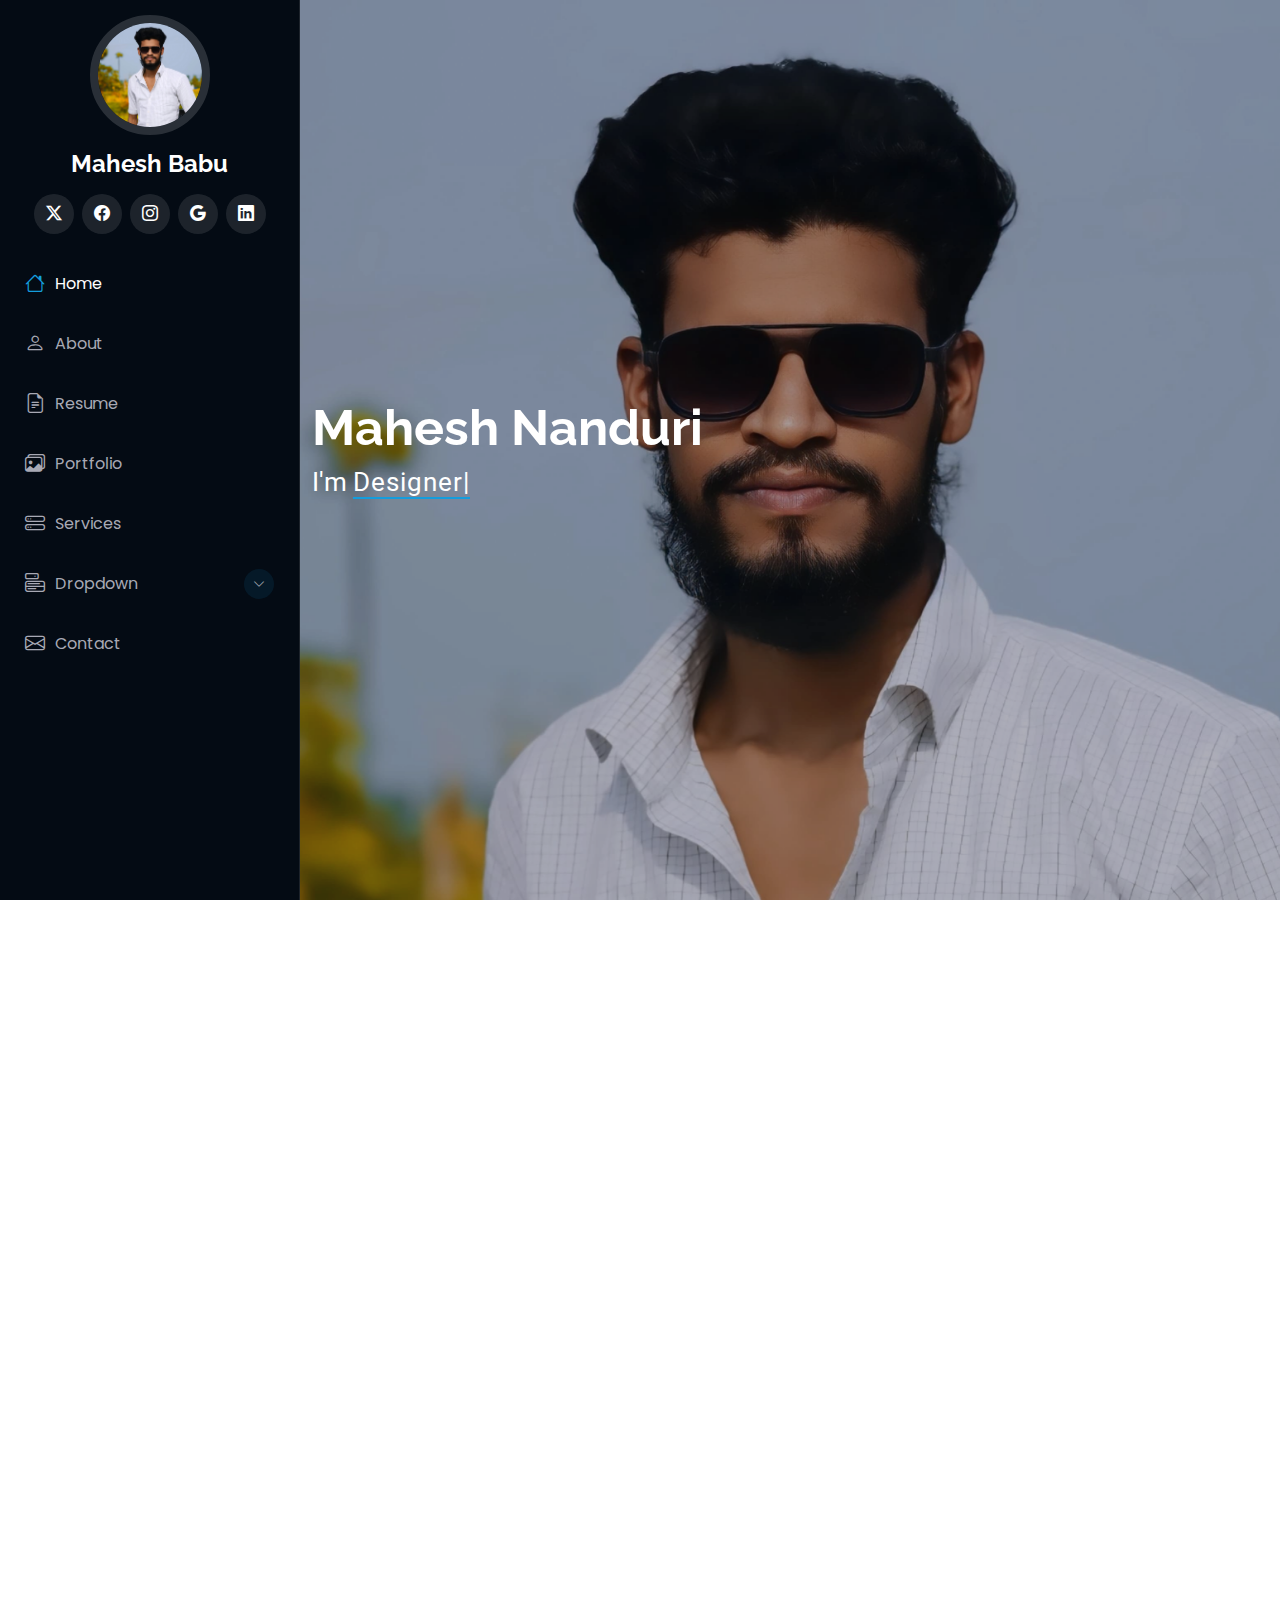
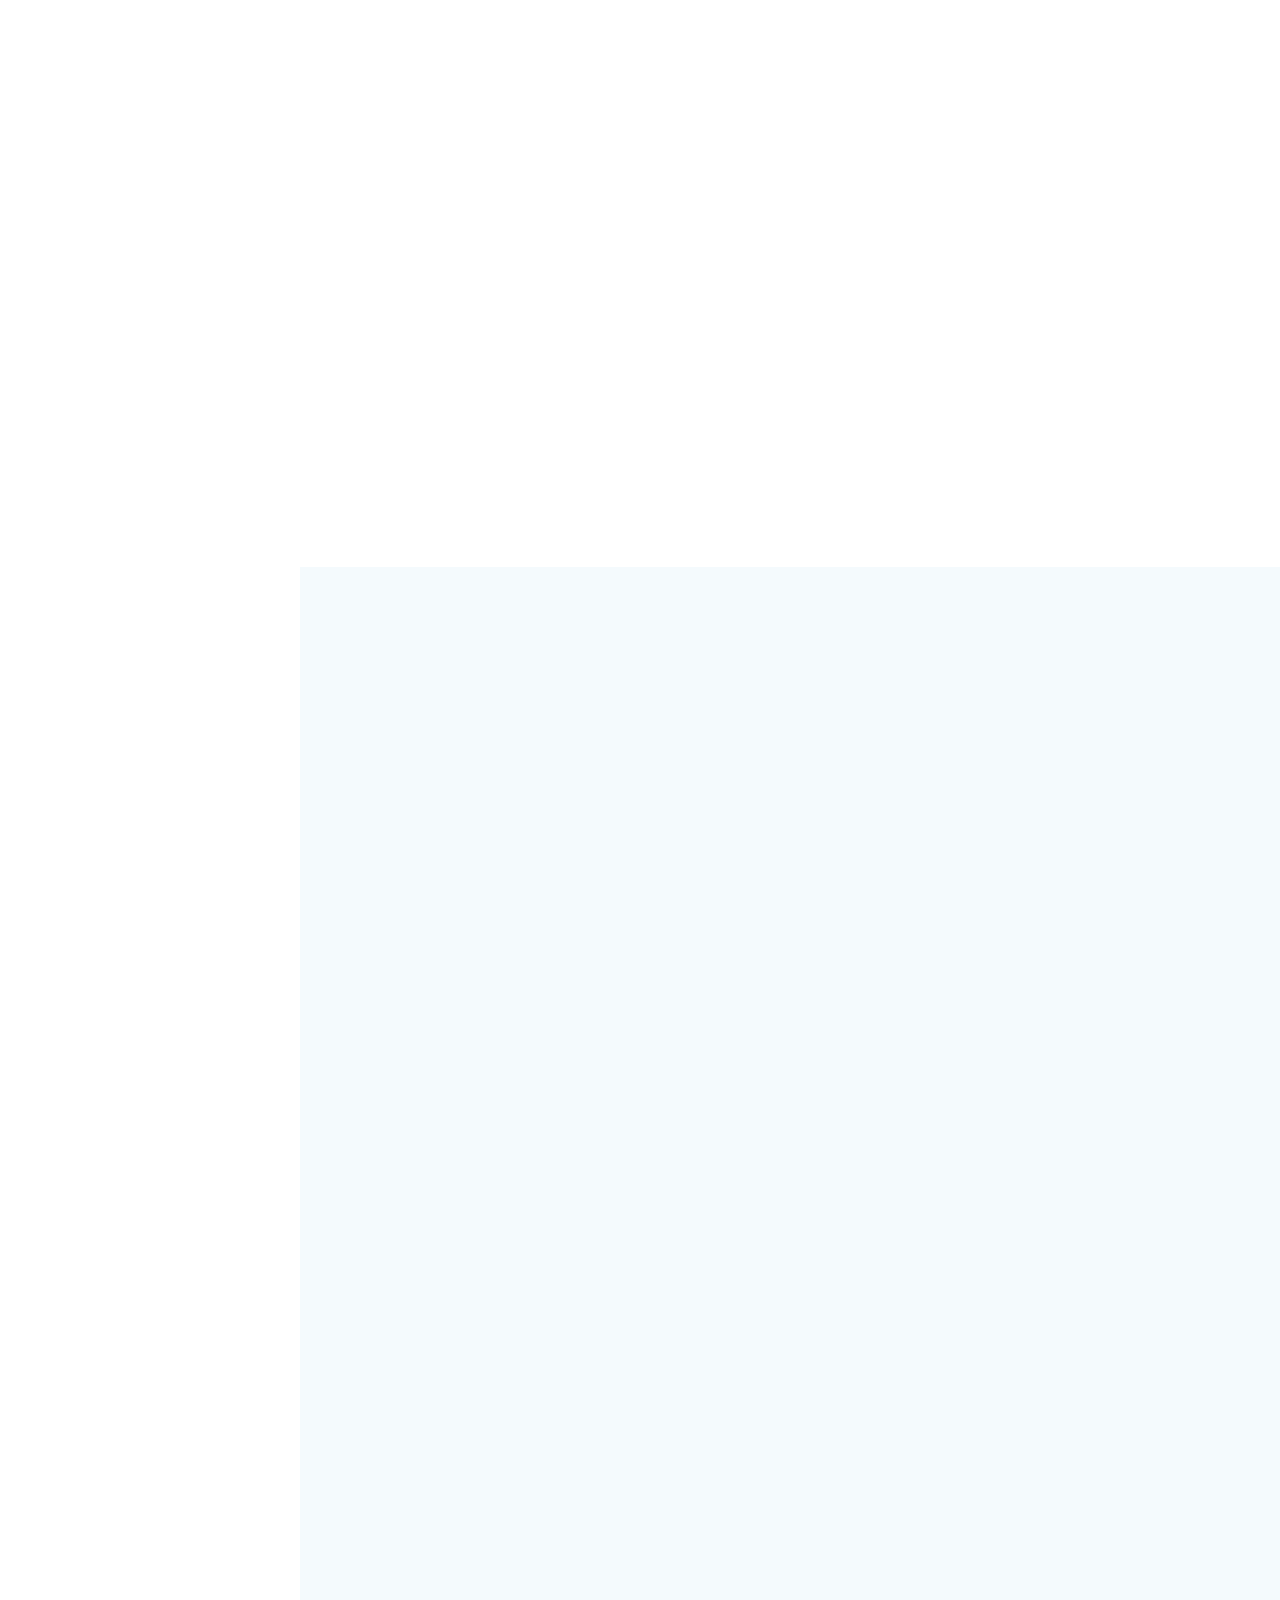
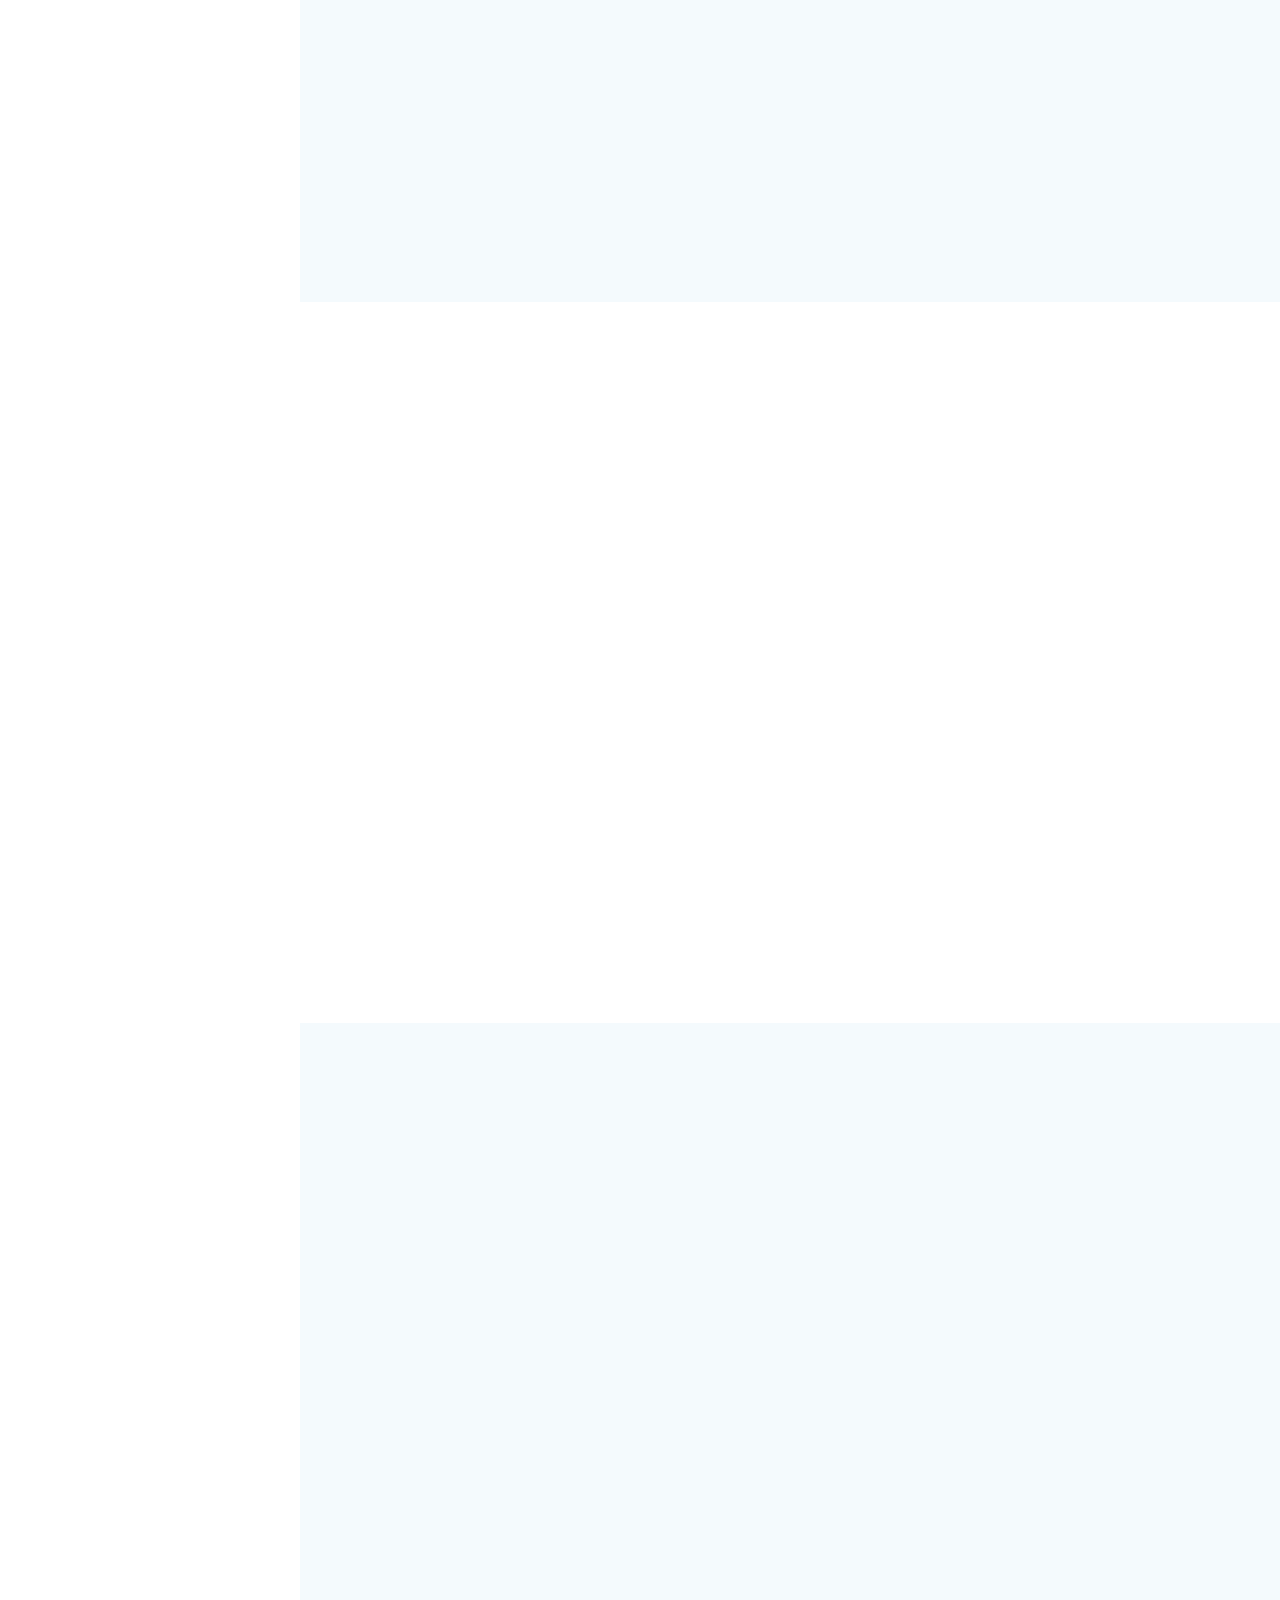
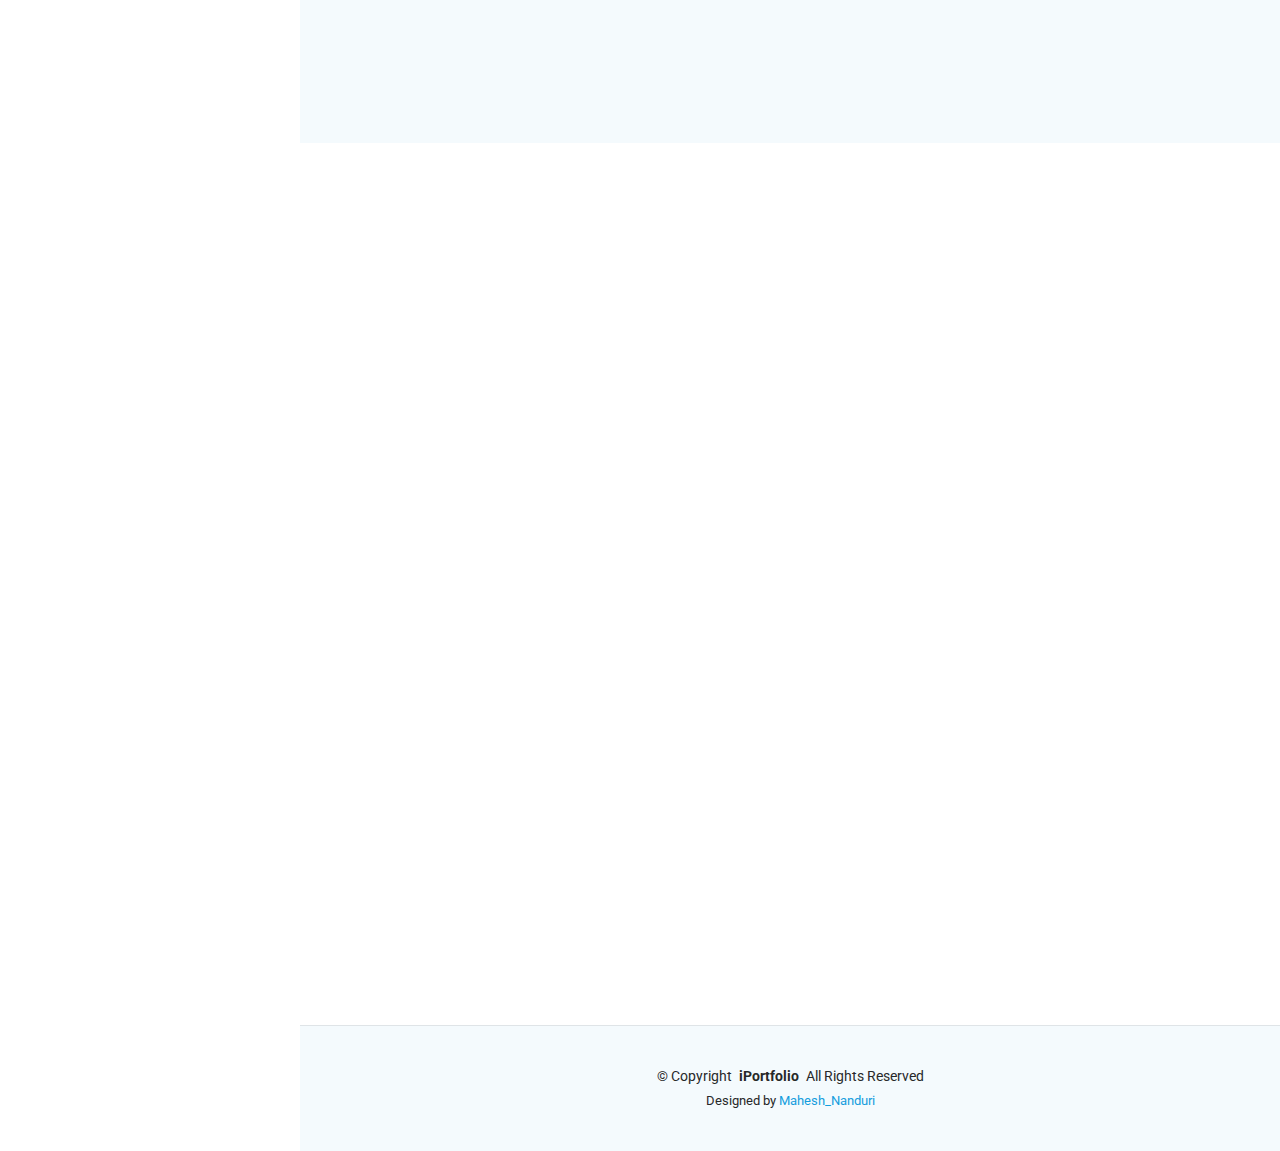
<file: iPortfolio-1.0.0/index.html>
<!DOCTYPE html>
<html lang="en">

<head>
  <meta charset="utf-8">
  <meta content="width=device-width, initial-scale=1.0" name="viewport">
  <title>Mahesh Nanduri Portfolio</title>
  <meta content="" name="description">
  <meta content="" name="keywords">
 

  <!-- Favicons -->
  <link rel="shortcut icon" type="image/x-icon" href="./assets/img/business.png">
  <link href="assets/img/apple-touch-icon.png" rel="apple-touch-icon">

  <!-- Fonts -->
  <link href="https://fonts.googleapis.com" rel="preconnect">
  <link href="https://fonts.gstatic.com" rel="preconnect" crossorigin>
  <link rel="stylesheet" href="https://cdn.jsdelivr.net/npm/bootstrap-icons@1.11.3/font/bootstrap-icons.min.css">
  <link href="https://fonts.googleapis.com/css2?family=Roboto:ital,wght@0,100;0,300;0,400;0,500;0,700;0,900;1,100;1,300;1,400;1,500;1,700;1,900&family=Poppins:ital,wght@0,100;0,200;0,300;0,400;0,500;0,600;0,700;0,800;0,900;1,100;1,200;1,300;1,400;1,500;1,600;1,700;1,800;1,900&family=Raleway:ital,wght@0,100;0,200;0,300;0,400;0,500;0,600;0,700;0,800;0,900;1,100;1,200;1,300;1,400;1,500;1,600;1,700;1,800;1,900&display=swap" rel="stylesheet">

  <!-- Vendor CSS Files -->
  <link href="assets/vendor/bootstrap/css/bootstrap.min.css" rel="stylesheet">
  <link href="assets/vendor/bootstrap-icons/bootstrap-icons.css" rel="stylesheet">
  <link href="assets/vendor/aos/aos.css" rel="stylesheet">
  <link href="assets/vendor/glightbox/css/glightbox.min.css" rel="stylesheet">
  <link href="assets/vendor/swiper/swiper-bundle.min.css" rel="stylesheet">

  <!-- Main CSS File -->
  <link href="assets/css/main.css" rel="stylesheet">

  <!-- =======================================================
  * Template Name: iPortfolio
  * Template URL: https://bootstrapmade.com/iportfolio-bootstrap-portfolio-websites-template/
  * Updated: Jun 29 2024 with Bootstrap v5.3.3
  * Author: BootstrapMade.com
  * License: https://bootstrapmade.com/license/
  ======================================================== -->
</head>

<body class="index-page">

  <header id="header" class="header dark-background d-flex flex-column">
    <i class="header-toggle d-xl-none bi bi-list"></i>

    <div class="profile-img">
      <img src="assets/img/nani.jpg" alt="" class="img-fluid rounded-circle">
    </div>

    <a href="index.html" class="logo d-flex align-items-center justify-content-center">
      <!-- Uncomment the line below if you also wish to use an image logo -->
      <!-- <img src="assets/img/logo.png" alt=""> -->
      <h1 class="sitename">Mahesh Babu</h1>
    </a>

    <div class="social-links text-center">
      <a href="https://x.com/MaheshNanduri3" class="twitter"><i class="bi bi-twitter-x"></i></a>
      <a href="https://www.facebook.com/profile.php?id=100008618614883" class="facebook"><i class="bi bi-facebook"></i></a>
      <a href="https://www.instagram.com/mahesh_nanduri/" class="instagram"><i class="bi bi-instagram"></i></a>
      <a href="#" class="google-plus"><i class="bi bi-google"></i></a>
      <a href="#" class="linkedin"><i class="bi bi-linkedin"></i></a>
    </div>

    <nav id="navmenu" class="navmenu">
      <ul>
        <li><a href="#hero" class="active"><i class="bi bi-house navicon"></i>Home</a></li>
        <li><a href="#about"><i class="bi bi-person navicon"></i> About</a></li>
        <li><a href="#resume"><i class="bi bi-file-earmark-text navicon"></i> Resume</a></li>
        <li><a href="#portfolio"><i class="bi bi-images navicon"></i> Portfolio</a></li>
        <li><a href="#services"><i class="bi bi-hdd-stack navicon"></i> Services</a></li>
        <li class="dropdown"><a href="#"><i class="bi bi-menu-button navicon"></i> <span>Dropdown</span> <i class="bi bi-chevron-down toggle-dropdown"></i></a>
          <ul>
            <li><a href="#">Dropdown 1</a></li>
            <li class="dropdown"><a href="#"><span>Deep Dropdown</span> <i class="bi bi-chevron-down toggle-dropdown"></i></a>
              <ul>
                <li><a href="#">Deep Dropdown 1</a></li>
                <li><a href="#">Deep Dropdown 2</a></li>
                <li><a href="#">Deep Dropdown 3</a></li>
                <li><a href="#">Deep Dropdown 4</a></li>
                <li><a href="#">Deep Dropdown 5</a></li>
              </ul>
            </li>
            <li><a href="#">Dropdown 2</a></li>
            <li><a href="#">Dropdown 3</a></li>
            <li><a href="#">Dropdown 4</a></li>
          </ul>
        </li>
        <li><a href="#contact"><i class="bi bi-envelope navicon"></i> Contact</a></li>
      </ul>
    </nav>

  </header>

  <main class="main">

    <!-- Hero Section -->
    <section id="hero" class="hero section dark-background">

      <img src="assets/img/nani.jpg" alt="" data-aos="fade-in" class="">

      <div class="container" data-aos="fade-up" data-aos-delay="100">
        <h2>Mahesh Nanduri</h2>
        <p>I'm <span class="typed" data-typed-items="Designer, Developer, Freelancer, Digital Marketer">Designer</span><span class="typed-cursor typed-cursor--blink" aria-hidden="true"></span><span class="typed-cursor typed-cursor--blink" aria-hidden="true"></span></p>
      </div>

    </section><!-- /Hero Section -->

    <!-- About Section -->
    <section id="about" class="about section">

      <!-- Section Title -->
      <div class="container section-title" data-aos="fade-up">
        <h2>About</h2>
        <p>My unique approach blends the technical precision of web development with the strategic insights of digital marketing. I build websites designed to convert visitors into loyal customers, incorporating analytics, SEO best practices, and fast-loading designs. This synergy ensures that every project I work on not only looks great but also drives results.</p>
      </div><!-- End Section Title -->

      <div class="container" data-aos="fade-up" data-aos-delay="100">

        <div class="row gy-4 justify-content-center">
          <div class="col-lg-4">
            <img src="assets/img/nani.jpg" class="img-fluid" alt="">
          </div>
          <div class="col-lg-8 content">
            <h2>Digital Marketer &amp; Web Developer.</h2>
            <p class="fst-italic py-3">
              I am a digital marketer and web developer with a passion for crafting visually appealing, functional websites and executing data-driven marketing strategies. My goal is to bridge the gap between technology and marketing to deliver impactful digital experiences.


            </p>
            <div class="row">
              <div class="col-lg-6">
                <ul>
                  <li><i class="bi bi-chevron-right"></i> <strong>Birthday:</strong> <span>16 DEC 2000</span></li>
                  <li><i class="bi bi-chevron-right"></i> <strong>Website:</strong> <span>www.maheshnanduri.com</span></li>
                  <li><i class="bi bi-chevron-right"></i> <strong>Phone:</strong> <span>+123 456 7890</span></li>
                  <li><i class="bi bi-chevron-right"></i> <strong>City:</strong> <span>Machilipatnam, Andhra Pradesh, India</span></li>
                </ul>
              </div>
              <div class="col-lg-6">
                <ul>
                  <li><i class="bi bi-chevron-right"></i> <strong>Age:</strong> <span>24</span></li>
                  <li><i class="bi bi-chevron-right"></i> <strong>Degree:</strong> <span>Masters in Computer Science (MCA )</span></li>
                  <li><i class="bi bi-chevron-right"></i> <strong>Email:</strong> <span>maheshnanduri9@gmail.com</span></li>
                  <li><i class="bi bi-chevron-right"></i> <strong>Freelance:</strong> <span>Available</span></li>
                </ul>
              </div>
            </div>
            <p class="py-3">
              As a passionate digital marketer and web developer, I specialize in creating seamless online experiences that combine innovative web solutions with strategic marketing techniques. My expertise lies in building responsive websites and driving measurable business growth through data-driven marketing campaigns.
            </p>
          </div>
        </div>

      </div>

    </section><!-- /About Section -->

    <!-- Stats Section -->
    <section id="stats" class="stats section">

      <div class="container" data-aos="fade-up" data-aos-delay="100">

        <div class="row gy-4">

          <div class="col-lg-3 col-md-6">
            <div class="stats-item">
              <i class="bi bi-emoji-smile"></i>
              <span data-purecounter-start="0" data-purecounter-end="18" data-purecounter-duration="1" class="purecounter"></span>
              <p><strong>Happy Clients</strong> <span></span></p>
            </div>
          </div><!-- End Stats Item -->

          <div class="col-lg-3 col-md-6">
            <div class="stats-item">
              <i class="bi bi-journal-richtext"></i>
              <span data-purecounter-start="0" data-purecounter-end="10" data-purecounter-duration="1" class="purecounter"></span>
              <p><strong>Projects</strong> <span></span></p>
            </div>
          </div><!-- End Stats Item -->

          <div class="col-lg-3 col-md-6">
            <div class="stats-item">
              <i class="bi bi-headset"></i>
              <span data-purecounter-start="0" data-purecounter-end="168" data-purecounter-duration="1" class="purecounter"></span>
              <p><strong>Hours Of Support</strong> <span></span></p>
            </div>
          </div><!-- End Stats Item -->

          <div class="col-lg-3 col-md-6">
            <div class="stats-item">
              <i class="bi bi-people"></i>
              <span data-purecounter-start="0" data-purecounter-end="15" data-purecounter-duration="1" class="purecounter"></span>
              <p><strong>Hard Workers</strong> <span></span></p>
            </div>
          </div><!-- End Stats Item -->

        </div>

      </div>

    </section><!-- /Stats Section -->

    <!-- Skills Section -->
    <section id="skills" class="skills section light-background">

      <!-- Section Title -->
      <div class="container section-title" data-aos="fade-up">
        <h2>Skills</h2>
        <p>Ready to bring your digital presence to life? Let’s connect and create something amazing!</p>
      </div><!-- End Section Title -->

      <div class="container" data-aos="fade-up" data-aos-delay="100">

        <div class="row skills-content skills-animation">

          <div class="col-lg-6">

            <div class="progress">
              <span class="skill"><span>HTML</span> <i class="val">100%</i></span>
              <div class="progress-bar-wrap">
                <div class="progress-bar" role="progressbar" aria-valuenow="100" aria-valuemin="0" aria-valuemax="100"></div>
              </div>
            </div><!-- End Skills Item -->

            <div class="progress">
              <span class="skill"><span>CSS</span> <i class="val">90%</i></span>
              <div class="progress-bar-wrap">
                <div class="progress-bar" role="progressbar" aria-valuenow="90" aria-valuemin="0" aria-valuemax="100"></div>
              </div>
            </div><!-- End Skills Item -->

            <div class="progress">
              <span class="skill"><span>JavaScript</span> <i class="val">75%</i></span>
              <div class="progress-bar-wrap">
                <div class="progress-bar" role="progressbar" aria-valuenow="75" aria-valuemin="0" aria-valuemax="100"></div>
              </div>
            </div><!-- End Skills Item -->

          </div>

          <div class="col-lg-6">

            <div class="progress">
              <span class="skill"><span>Java</span> <i class="val">80%</i></span>
              <div class="progress-bar-wrap">
                <div class="progress-bar" role="progressbar" aria-valuenow="80" aria-valuemin="0" aria-valuemax="100"></div>
              </div>
            </div><!-- End Skills Item -->

            <div class="progress">
              <span class="skill"><span>WordPress</span> <i class="val">90%</i></span>
              <div class="progress-bar-wrap">
                <div class="progress-bar" role="progressbar" aria-valuenow="90" aria-valuemin="0" aria-valuemax="100"></div>
              </div>
            </div><!-- End Skills Item -->

            <div class="progress">
              <span class="skill"><span>Photoshop</span> <i class="val">80%</i></span>
              <div class="progress-bar-wrap">
                <div class="progress-bar" role="progressbar" aria-valuenow="55" aria-valuemin="0" aria-valuemax="100"></div>
              </div>
            </div><!-- End Skills Item -->

          </div>

        </div>

      </div>

    </section><!-- /Skills Section -->

    <!-- Resume Section -->
    <section id="resume" class="resume section">

      <!-- Section Title -->
      <div class="container section-title" data-aos="fade-up">
        <h2>Resume</h2>
        <p>Highly skilled Web Developer and Digital Marketing Specialist with a proven track record of designing responsive, user-friendly websites and executing successful digital campaigns. Proficient in HTML, CSS, JavaScript, React, and WordPress, with expertise in SEO, Google Ads, social media management, and content marketing. Combines technical expertise with strategic marketing insights to drive online traffic, enhance user engagement, and deliver measurable business results. Adept at using tools like Google Analytics, SEMrush, and Figma to optimize performance and create impactful digital experiences. Passionate about leveraging technology and creativity to help businesses thrive in the digital space.</p>
      </div><!-- End Section Title -->

      <div class="container">

        <div class="row">

          <div class="col-lg-6" data-aos="fade-up" data-aos-delay="100">
            <h3 class="resume-title">Sumary</h3>

            <div class="resume-item pb-0">
              <h4>Mahesh Nanduri</h4>
              <p><em>Secure a responsible career opportunity to fully utilize my training and skills, while making a significant contribution to the success of the company and innovate the new things which can improve the existing technology.</em></p>
              <ul>
                <li>Machilipatnam, Andhra Pradesh, India</li>
                <li>(123) 456-7891</li>
                <li>maheshnanduri9@gmail.com</li>
              </ul>
            </div><!-- Edn Resume Item -->

            <h3 class="resume-title">Education</h3>
            <div class="resume-item">
              <h4>Master of Computer Applications</h4>
              <h5>2022 - 2024</h5>
              <p><em>Krishna University, Machilipatnam, Andhra Pradesh</em></p>
              <p>8.3 CGPA</p>
            </div><!-- Edn Resume Item -->

            <div class="resume-item">
              <h4>Bachelor of Computer Science &amp; Electronics</h4>
              <h5>2018 - 2021</h5>
              <p><em>Krishna University, Machilipatnam, Andhra Pradesh</em></p>
              <p>7.2 CGPA</p>
            </div><!-- Edn Resume Item -->

          </div>

          <div class="col-lg-6" data-aos="fade-up" data-aos-delay="200">
            <h3 class="resume-title">Professional Experience</h3>
            <div class="resume-item">
              <h4>WEB Developer &amp; DIGITAL MARKETER</h4>
              <h5>2024 - Present</h5>
              <p><em>Hyderabad, Machilipatnam, India </em></p>
              <ul>
                <li>Lead in the Web design, development, and implementation of the graphic, layout, and production communication materials</li>
                <li>Social Media Marketing: Creates and manages content for platforms like Instagram, Facebook, and LinkedIn to boost brand engagement.</li>
                <li>Pay-Per-Click (PPC) Advertising: Skilled in managing Google Ads and social media ad campaigns to drive targeted traffic.</li>
                <li>Search Engine Optimization (SEO): Expertise in on-page and off-page SEO to improve organic rankings and website visibility.</li>
              </ul>
            </div><!-- Edn Resume Item -->

            <div class="resume-item">
              <h4>EDITOR</h4>
              <h5>2021 - 2022</h5>
              <p><em>Photos and Video Editor</em></p>
              <ul>
                <li>Developed numerous marketing programs (logos, brochures,infographics, presentations, and advertisements).</li>
                <li>Managed up to 5 projects or tasks at a given time while under pressure</li>
                <li>Creative Design: Designs social media graphics, banners, and promotional materials tailored for digital platforms.</li>
                <li>Social Media Optimization: Formats videos for platforms like Instagram, YouTube, and TikTok, adhering to specific size and quality standards.</li>
              </ul>
            </div><!-- Edn Resume Item -->

          </div>

        </div>

      </div>

    </section><!-- /Resume Section -->

    <!-- Portfolio Section -->
    <section id="portfolio" class="portfolio section light-background">

      <!-- Section Title -->
      <div class="container section-title" data-aos="fade-up">
        <h2>Portfolio</h2>
        <p>I’m a web developer and digital marketing expert with creating impactful online solutions. My mission is to help businesses establish a strong digital presence through strategic web designs and marketing campaigns.</p>
      </div><!-- End Section Title -->

      <div class="container">

        <div class="isotope-layout" data-default-filter="*" data-layout="masonry" data-sort="original-order">

          <ul class="portfolio-filters isotope-filters" data-aos="fade-up" data-aos-delay="100">
            <li data-filter="*" class="filter-active">All</li>
            <li data-filter=".filter-app">App</li>
            <li data-filter=".filter-product">Product</li>
            <li data-filter=".filter-branding">Branding</li>
            <li data-filter=".filter-books">Books</li>
          </ul><!-- End Portfolio Filters -->

          <div class="row gy-4 isotope-container" data-aos="fade-up" data-aos-delay="200">

            <div class="col-lg-4 col-md-6 portfolio-item isotope-item filter-app">
              <div class="portfolio-content h-100">
                <img src="assets/img/portfolio/app-1.jpg" class="img-fluid" alt="">
                <div class="portfolio-info">
                  <h4>App 1</h4>
                  <p>App</p>
                  <a href="assets/img/portfolio/app-1.jpg" title="App 1" data-gallery="portfolio-gallery-app" class="glightbox preview-link"><i class="bi bi-zoom-in"></i></a>
                  <a href="portfolio-details.html" title="More Details" class="details-link"><i class="bi bi-link-45deg"></i></a>
                </div>
              </div>
            </div><!-- End Portfolio Item -->

            <div class="col-lg-4 col-md-6 portfolio-item isotope-item filter-product">
              <div class="portfolio-content h-100">
                <img src="assets/img/portfolio/product-1.jpg" class="img-fluid" alt="">
                <div class="portfolio-info">
                  <h4>Product 1</h4>
                  <p>Electronic Product</p>
                  <a href="assets/img/portfolio/product-1.jpg" title="Product 1" data-gallery="portfolio-gallery-product" class="glightbox preview-link"><i class="bi bi-zoom-in"></i></a>
                  <a href="portfolio-details.html" title="More Details" class="details-link"><i class="bi bi-link-45deg"></i></a>
                </div>
              </div>
            </div><!-- End Portfolio Item -->

            <div class="col-lg-4 col-md-6 portfolio-item isotope-item filter-branding">
              <div class="portfolio-content h-100">
                <img src="assets/img/portfolio/branding-1.jpg" class="img-fluid" alt="">
                <div class="portfolio-info">
                  <h4>Branding 1</h4>
                  <p>Cosmetics</p>
                  <a href="assets/img/portfolio/branding-1.jpg" title="Branding 1" data-gallery="portfolio-gallery-branding" class="glightbox preview-link"><i class="bi bi-zoom-in"></i></a>
                  <a href="portfolio-details.html" title="More Details" class="details-link"><i class="bi bi-link-45deg"></i></a>
                </div>
              </div>
            </div><!-- End Portfolio Item -->

            <div class="col-lg-4 col-md-6 portfolio-item isotope-item filter-books">
              <div class="portfolio-content h-100">
                <img src="assets/img/portfolio/books-1.jpg" class="img-fluid" alt="">
                <div class="portfolio-info">
                  <h4>Books 1</h4>
                  <p>Education</p>
                  <a href="assets/img/portfolio/books-1.jpg" title="Branding 1" data-gallery="portfolio-gallery-book" class="glightbox preview-link"><i class="bi bi-zoom-in"></i></a>
                  <a href="portfolio-details.html" title="More Details" class="details-link"><i class="bi bi-link-45deg"></i></a>
                </div>
              </div>
            </div><!-- End Portfolio Item -->

            <div class="col-lg-4 col-md-6 portfolio-item isotope-item filter-app">
              <div class="portfolio-content h-100">
                <img src="assets/img/portfolio/app-2.jpg" class="img-fluid" alt="">
                <div class="portfolio-info">
                  <h4>App 2</h4>
                  <p>Client App</p>
                  <a href="assets/img/portfolio/app-2.jpg" title="App 2" data-gallery="portfolio-gallery-app" class="glightbox preview-link"><i class="bi bi-zoom-in"></i></a>
                  <a href="portfolio-details.html" title="More Details" class="details-link"><i class="bi bi-link-45deg"></i></a>
                </div>
              </div>
            </div><!-- End Portfolio Item -->

            <div class="col-lg-4 col-md-6 portfolio-item isotope-item filter-product">
              <div class="portfolio-content h-100">
                <img src="assets/img/portfolio/product-2.jpg" class="img-fluid" alt="">
                <div class="portfolio-info">
                  <h4>Product 2</h4>
                  <p>Products</p>
                  <a href="assets/img/portfolio/product-2.jpg" title="Product 2" data-gallery="portfolio-gallery-product" class="glightbox preview-link"><i class="bi bi-zoom-in"></i></a>
                  <a href="portfolio-details.html" title="More Details" class="details-link"><i class="bi bi-link-45deg"></i></a>
                </div>
              </div>
            </div><!-- End Portfolio Item -->

            <div class="col-lg-4 col-md-6 portfolio-item isotope-item filter-branding">
              <div class="portfolio-content h-100">
                <img src="assets/img/portfolio/branding-2.jpg" class="img-fluid" alt="">
                <div class="portfolio-info">
                  <h4>Branding 2</h4>
                  <p>Lifestyle</p>
                  <a href="assets/img/portfolio/branding-2.jpg" title="Branding 2" data-gallery="portfolio-gallery-branding" class="glightbox preview-link"><i class="bi bi-zoom-in"></i></a>
                  <a href="portfolio-details.html" title="More Details" class="details-link"><i class="bi bi-link-45deg"></i></a>
                </div>
              </div>
            </div><!-- End Portfolio Item -->

            <div class="col-lg-4 col-md-6 portfolio-item isotope-item filter-books">
              <div class="portfolio-content h-100">
                <img src="assets/img/portfolio/books-2.jpg" class="img-fluid" alt="">
                <div class="portfolio-info">
                  <h4>Books 2</h4>
                  <p>Education</p>
                  <a href="assets/img/portfolio/books-2.jpg" title="Branding 2" data-gallery="portfolio-gallery-book" class="glightbox preview-link"><i class="bi bi-zoom-in"></i></a>
                  <a href="portfolio-details.html" title="More Details" class="details-link"><i class="bi bi-link-45deg"></i></a>
                </div>
              </div>
            </div><!-- End Portfolio Item -->

            <div class="col-lg-4 col-md-6 portfolio-item isotope-item filter-app">
              <div class="portfolio-content h-100">
                <img src="assets/img/portfolio/app-3.jpg" class="img-fluid" alt="">
                <div class="portfolio-info">
                  <h4>App 3</h4>
                  <p>Electronics</p>
                  <a href="assets/img/portfolio/app-3.jpg" title="App 3" data-gallery="portfolio-gallery-app" class="glightbox preview-link"><i class="bi bi-zoom-in"></i></a>
                  <a href="portfolio-details.html" title="More Details" class="details-link"><i class="bi bi-link-45deg"></i></a>
                </div>
              </div>
            </div><!-- End Portfolio Item -->

            <div class="col-lg-4 col-md-6 portfolio-item isotope-item filter-product">
              <div class="portfolio-content h-100">
                <img src="assets/img/portfolio/product-3.jpg" class="img-fluid" alt="">
                <div class="portfolio-info">
                  <h4>Product 3</h4>
                  <p>Electronics</p>
                  <a href="assets/img/portfolio/product-3.jpg" title="Product 3" data-gallery="portfolio-gallery-product" class="glightbox preview-link"><i class="bi bi-zoom-in"></i></a>
                  <a href="portfolio-details.html" title="More Details" class="details-link"><i class="bi bi-link-45deg"></i></a>
                </div>
              </div>
            </div><!-- End Portfolio Item -->

            <div class="col-lg-4 col-md-6 portfolio-item isotope-item filter-branding">
              <div class="portfolio-content h-100">
                <img src="assets/img/portfolio/branding-3.jpg" class="img-fluid" alt="">
                <div class="portfolio-info">
                  <h4>Branding 3</h4>
                  <p>Fitness</p>
                  <a href="assets/img/portfolio/branding-3.jpg" title="Branding 2" data-gallery="portfolio-gallery-branding" class="glightbox preview-link"><i class="bi bi-zoom-in"></i></a>
                  <a href="portfolio-details.html" title="More Details" class="details-link"><i class="bi bi-link-45deg"></i></a>
                </div>
              </div>
            </div><!-- End Portfolio Item -->

            <div class="col-lg-4 col-md-6 portfolio-item isotope-item filter-books">
              <div class="portfolio-content h-100">
                <img src="assets/img/portfolio/books-3.jpg" class="img-fluid" alt="">
                <div class="portfolio-info">
                  <h4>Books 3</h4>
                  <p>Education</p>
                  <a href="assets/img/portfolio/books-3.jpg" title="Branding 3" data-gallery="portfolio-gallery-book" class="glightbox preview-link"><i class="bi bi-zoom-in"></i></a>
                  <a href="portfolio-details.html" title="More Details" class="details-link"><i class="bi bi-link-45deg"></i></a>
                </div>
              </div>
            </div><!-- End Portfolio Item -->

          </div><!-- End Portfolio Container -->

        </div>

      </div>

    </section><!-- /Portfolio Section -->

    <!-- Services Section -->
    <section id="services" class="services section">

      <!-- Section Title -->
      <div class="container section-title" data-aos="fade-up">
        <h2>Our Services</h2>
        <p>Digital Marketing Services.</p>
      </div><!-- End Section Title -->

      <div class="container">

        <div class="row gy-4">

          <div class="col-lg-4 col-md-6 service-item d-flex" data-aos="fade-up" data-aos-delay="100">
            <div class="icon flex-shrink-0"><i class="bi bi-briefcase"></i></div>
            <div>
              <h4 class="title"><a href="service-details.html" class="stretched-link">Web Design</a></h4>
              <p class="description">Web Development Services
                Custom Website Design and Development</p>
            </div>
          </div>
          <!-- End Service Item -->

          <div class="col-lg-4 col-md-6 service-item d-flex" data-aos="fade-up" data-aos-delay="200">
            <div class="icon flex-shrink-0"><i class="bi bi-card-checklist"></i></div>
            <div>
              <h4 class="title"><a href="service-details.html" class="stretched-link">Search Engine Optimization (SEO)</a></h4>
              <p class="description">On-page and off-page optimization.
                Keyword research and content strategy.
                Technical SEO for website health.</p>
            </div>
          </div><!-- End Service Item -->

          <div class="col-lg-4 col-md-6 service-item d-flex" data-aos="fade-up" data-aos-delay="300">
            <div class="icon flex-shrink-0"><i class="bi bi-bar-chart"></i></div>
            <div>
              <h4 class="title"><a href="service-details.html" class="stretched-link">Social Media Marketing (SMM)</a></h4>
              <p class="description">Profile Management: Create and manage profiles on Facebook, Instagram, LinkedIn, and Twitter.
                Content Creation: Develop engaging posts, stories, and reels.
                </p>
            </div>
          </div><!-- End Service Item -->

          <div class="col-lg-4 col-md-6 service-item d-flex" data-aos="fade-up" data-aos-delay="400">
            <div class="icon flex-shrink-0"><i class="bi bi-binoculars"></i></div>
            <div>
              <h4 class="title"><a href="service-details.html" class="stretched-link"> Mobile Marketing</a></h4>
              <p class="description">App Store Optimization (ASO): Optimize app descriptions and keywords for better visibility.Mobile Ads: Design and execute ads optimized for mobile devices</p>
            </div>
          </div><!-- End Service Item -->

          <div class="col-lg-4 col-md-6 service-item d-flex" data-aos="fade-up" data-aos-delay="500">
            <div class="icon flex-shrink-0"><i class="bi bi-brightness-high"></i></div>
            <div>
              <h4 class="title"><a href="service-details.html" class="stretched-link"> E-commerce Marketing</a></h4>
              <p class="description">Product Page Optimization: Improve descriptions, images, and SEO.Retargeting: Re-engage users who abandoned their carts.</p>
            </div>
          </div><!-- End Service Item -->

          <div class="col-lg-4 col-md-6 service-item d-flex" data-aos="fade-up" data-aos-delay="600">
            <div class="icon flex-shrink-0"><i class="bi bi-calendar4-week"></i></div>
            <div>
              <h4 class="title"><a href="service-details.html" class="stretched-link">Video Marketing
              </a></h4>
              <p class="description">YouTube SEO: Optimize videos for better rankings on YouTube.
                Video Production: Create engaging product demos, testimonials, and tutorials.
                Social Media Video Ads: Develop short, captivating videos for platforms like Instagram and TikTok.
                </p>
            </div>
          </div><!-- End Service Item -->

        </div>

      </div>

    </section><!-- /Services Section -->

    <!-- Testimonials Section -->
    <section id="testimonials" class="testimonials section light-background">

      <!-- Section Title -->
      <div class="container section-title" data-aos="fade-up">
        <h2>Testimonials</h2>
        <p>Our Clients Testimonials</p>
      </div><!-- End Section Title -->

      <div class="container" data-aos="fade-up" data-aos-delay="100">

        <div class="swiper init-swiper">
          <script type="application/json" class="swiper-config">
            {
              "loop": true,
              "speed": 600,
              "autoplay": {
                "delay": 5000
              },
              "slidesPerView": "auto",
              "pagination": {
                "el": ".swiper-pagination",
                "type": "bullets",
                "clickable": true
              },
              "breakpoints": {
                "320": {
                  "slidesPerView": 1,
                  "spaceBetween": 40
                },
                "1200": {
                  "slidesPerView": 3,
                  "spaceBetween": 1
                }
              }
            }
          </script>
          <div class="swiper-wrapper">

            <div class="swiper-slide">
              <div class="testimonial-item">
                <p>
                  <i class="bi bi-quote quote-icon-left"></i>
                  <span>Proin iaculis purus consequat sem cure digni ssim donec porttitora entum suscipit rhoncus. Accusantium quam, ultricies eget id, aliquam eget nibh et. Maecen aliquam, risus at semper.</span>
                  <i class="bi bi-quote quote-icon-right"></i>
                </p>
                <img src="assets/img/testimonials/testimonials-1.jpg" class="testimonial-img" alt="">
                <h3>Saul Goodman</h3>
                <h4>Ceo &amp; Founder</h4>
              </div>
            </div><!-- End testimonial item -->

            <div class="swiper-slide">
              <div class="testimonial-item">
                <p>
                  <i class="bi bi-quote quote-icon-left"></i>
                  <span>Export tempor illum tamen malis malis eram quae irure esse labore quem cillum quid malis quorum velit fore eram velit sunt aliqua noster fugiat irure amet legam anim culpa.</span>
                  <i class="bi bi-quote quote-icon-right"></i>
                </p>
                <img src="assets/img/testimonials/testimonials-2.jpg" class="testimonial-img" alt="">
                <h3>Sara Wilsson</h3>
                <h4>Designer</h4>
              </div>
            </div><!-- End testimonial item -->

            <div class="swiper-slide">
              <div class="testimonial-item">
                <p>
                  <i class="bi bi-quote quote-icon-left"></i>
                  <span>Enim nisi quem export duis labore cillum quae magna enim sint quorum nulla quem veniam duis minim tempor labore quem eram duis noster aute amet eram fore quis sint minim.</span>
                  <i class="bi bi-quote quote-icon-right"></i>
                </p>
                <img src="assets/img/testimonials/testimonials-3.jpg" class="testimonial-img" alt="">
                <h3>Jena Karlis</h3>
                <h4>Store Owner</h4>
              </div>
            </div><!-- End testimonial item -->

            <div class="swiper-slide">
              <div class="testimonial-item">
                <p>
                  <i class="bi bi-quote quote-icon-left"></i>
                  <span>Fugiat enim eram quae cillum dolore dolor amet nulla culpa multos export minim fugiat dolor enim duis veniam ipsum anim magna sunt elit fore quem dolore labore illum veniam.</span>
                  <i class="bi bi-quote quote-icon-right"></i>
                </p>
                <img src="assets/img/testimonials/testimonials-4.jpg" class="testimonial-img" alt="">
                <h3>Matt Brandon</h3>
                <h4>Freelancer</h4>
              </div>
            </div><!-- End testimonial item -->

            <div class="swiper-slide">
              <div class="testimonial-item">
                <p>
                  <i class="bi bi-quote quote-icon-left"></i>
                  <span>Quis quorum aliqua sint quem legam fore sunt eram irure aliqua veniam tempor noster veniam sunt culpa nulla illum cillum fugiat legam esse veniam culpa fore nisi cillum quid.</span>
                  <i class="bi bi-quote quote-icon-right"></i>
                </p>
                <img src="assets/img/testimonials/testimonials-5.jpg" class="testimonial-img" alt="">
                <h3>John Larson</h3>
                <h4>Entrepreneur</h4>
              </div>
            </div><!-- End testimonial item -->

          </div>
          <div class="swiper-pagination"></div>
        </div>

      </div>

    </section><!-- /Testimonials Section -->

    <!-- Contact Section -->
    <section id="contact" class="contact section">

      <!-- Section Title -->
      <div class="container section-title" data-aos="fade-up">
        <h2>Contact</h2>
        <p>Feel Free To Contact Us</p>
      </div><!-- End Section Title -->

      <div class="container" data-aos="fade-up" data-aos-delay="100">

        <div class="row gy-4">

          <div class="col-lg-5">

            <div class="info-wrap">
              <div class="info-item d-flex" data-aos="fade-up" data-aos-delay="200">
                <i class="bi bi-geo-alt flex-shrink-0"></i>
                <div>
                  <h3>Address</h3>
                  <p>Machilipatnam, Andhra Pradesh, India</p>
                </div>
              </div><!-- End Info Item -->

              <div class="info-item d-flex" data-aos="fade-up" data-aos-delay="300">
                <i class="bi bi-telephone flex-shrink-0"></i>
                <div>
                  <h3>Call Us</h3>
                  <p>+91 123 456 789 0</p>
                </div>
              </div><!-- End Info Item -->

              <div class="info-item d-flex" data-aos="fade-up" data-aos-delay="400">
                <i class="bi bi-envelope flex-shrink-0"></i>
                <div>
                  <h3>Email Us</h3>
                  <p>maheshnanduri9@gmail.com</p>
                </div>
              </div><!-- End Info Item -->

              <iframe src="https://www.google.com/maps/embed?pb=!1m14!1m8!1m3!1d48389.78314118045!2d-74.006138!3d40.710059!3m2!1i1024!2i768!4f13.1!3m3!1m2!1s0x89c25a22a3bda30d%3A0xb89d1fe6bc499443!2sDowntown%20Conference%20Center!5e0!3m2!1sen!2sus!4v1676961268712!5m2!1sen!2sus" frameborder="0" style="border:0; width: 100%; height: 270px;" allowfullscreen="" loading="lazy" referrerpolicy="no-referrer-when-downgrade"></iframe>
            </div>
          </div>

          <div class="col-lg-7">
            <form action="forms/contact.php" method="post" class="php-email-form" data-aos="fade-up" data-aos-delay="200">
              <div class="row gy-4">

                <div class="col-md-6">
                  <label for="name-field" class="pb-2">Your Name</label>
                  <input type="text" name="name" id="name-field" class="form-control" required="">
                </div>

                <div class="col-md-6">
                  <label for="email-field" class="pb-2">Your Email</label>
                  <input type="email" class="form-control" name="email" id="email-field" required="">
                </div>

                <div class="col-md-12">
                  <label for="subject-field" class="pb-2">Subject</label>
                  <input type="text" class="form-control" name="subject" id="subject-field" required="">
                </div>

                <div class="col-md-12">
                  <label for="message-field" class="pb-2">Message</label>
                  <textarea class="form-control" name="message" rows="10" id="message-field" required=""></textarea>
                </div>

                <div class="col-md-12 text-center">
                  <div class="loading">Loading</div>
                  <div class="error-message"></div>
                  <div class="sent-message">Your message has been sent. Thank you!</div>

                  <button type="submit">Send Message</button>
                </div>

              </div>
            </form>
          </div><!-- End Contact Form -->

        </div>

      </div>

    </section><!-- /Contact Section -->

  </main>

  <footer id="footer" class="footer position-relative light-background">

    <div class="container">
      <div class="copyright text-center ">
        <p>© <span>Copyright</span> <strong class="px-1 sitename">iPortfolio</strong> <span>All Rights Reserved</span></p>
      </div>
      <div class="credits">
        <!-- All the links in the footer should remain intact. -->
        <!-- You can delete the links only if you've purchased the pro version. -->
        <!-- Licensing information: https://bootstrapmade.com/license/ -->
        <!-- Purchase the pro version with working PHP/AJAX contact form: [buy-url] -->
        Designed by <a href="https://bootstrapmade.com/">Mahesh_Nanduri</a> 
      </div>
    </div>

  </footer>

  <!-- Scroll Top -->
  <a href="#" id="scroll-top" class="scroll-top d-flex align-items-center justify-content-center"><i class="bi bi-arrow-up-short"></i></a>

  <!-- Preloader -->
  <div id="preloader"></div>

  <!-- Vendor JS Files -->
  <script src="assets/vendor/bootstrap/js/bootstrap.bundle.min.js"></script>
  <script src="assets/vendor/php-email-form/validate.js"></script>
  <script src="assets/vendor/aos/aos.js"></script>
  <script src="assets/vendor/typed.js/typed.umd.js"></script>
  <script src="assets/vendor/purecounter/purecounter_vanilla.js"></script>
  <script src="assets/vendor/waypoints/noframework.waypoints.js"></script>
  <script src="assets/vendor/glightbox/js/glightbox.min.js"></script>
  <script src="assets/vendor/imagesloaded/imagesloaded.pkgd.min.js"></script>
  <script src="assets/vendor/isotope-layout/isotope.pkgd.min.js"></script>
  <script src="assets/vendor/swiper/swiper-bundle.min.js"></script>

  <!-- Main JS File -->
  <script src="assets/js/main.js"></script>

</body>

</html>
</file>
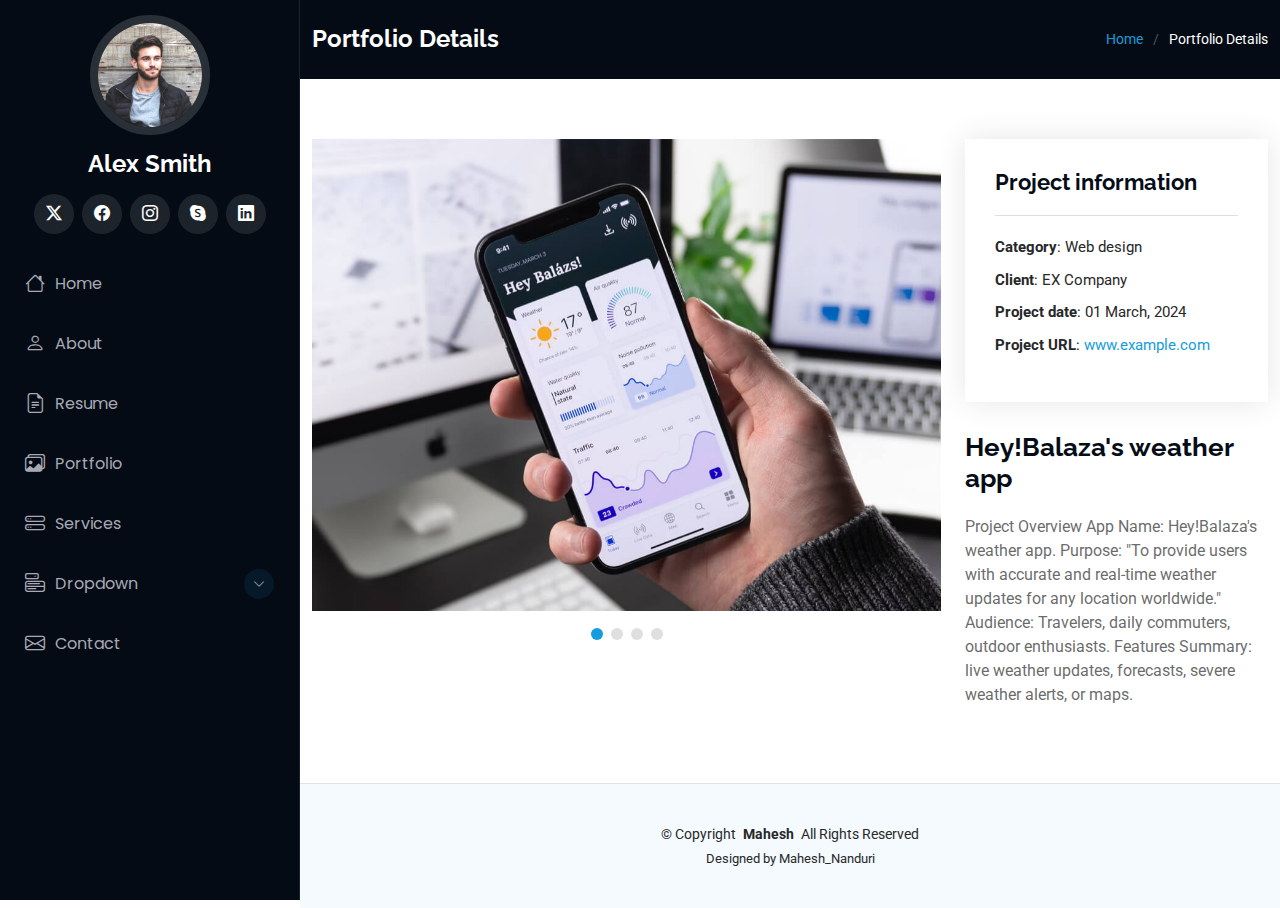
<file: iPortfolio-1.0.0/portfolio-details.html>
<!DOCTYPE html>
<html lang="en">

<head>
  <meta charset="utf-8">
  <meta content="width=device-width, initial-scale=1.0" name="viewport">
  <title>Portfolio Details - iPortfolio Bootstrap Template</title>
  <meta content="" name="description">
  <meta content="" name="keywords">

  <!-- Favicons -->
  <link href="assets/img/favicon.png" rel="icon">
  <link href="assets/img/apple-touch-icon.png" rel="apple-touch-icon">

  <!-- Fonts -->
  <link href="https://fonts.googleapis.com" rel="preconnect">
  <link href="https://fonts.gstatic.com" rel="preconnect" crossorigin>
  <link href="https://fonts.googleapis.com/css2?family=Roboto:ital,wght@0,100;0,300;0,400;0,500;0,700;0,900;1,100;1,300;1,400;1,500;1,700;1,900&family=Poppins:ital,wght@0,100;0,200;0,300;0,400;0,500;0,600;0,700;0,800;0,900;1,100;1,200;1,300;1,400;1,500;1,600;1,700;1,800;1,900&family=Raleway:ital,wght@0,100;0,200;0,300;0,400;0,500;0,600;0,700;0,800;0,900;1,100;1,200;1,300;1,400;1,500;1,600;1,700;1,800;1,900&display=swap" rel="stylesheet">

  <!-- Vendor CSS Files -->
  <link href="assets/vendor/bootstrap/css/bootstrap.min.css" rel="stylesheet">
  <link href="assets/vendor/bootstrap-icons/bootstrap-icons.css" rel="stylesheet">
  <link href="assets/vendor/aos/aos.css" rel="stylesheet">
  <link href="assets/vendor/glightbox/css/glightbox.min.css" rel="stylesheet">
  <link href="assets/vendor/swiper/swiper-bundle.min.css" rel="stylesheet">

  <!-- Main CSS File -->
  <link href="assets/css/main.css" rel="stylesheet">

  <!-- =======================================================
  * Template Name: iPortfolio
  * Template URL: https://bootstrapmade.com/iportfolio-bootstrap-portfolio-websites-template/
  * Updated: Jun 29 2024 with Bootstrap v5.3.3
  * Author: BootstrapMade.com
  * License: https://bootstrapmade.com/license/
  ======================================================== -->
</head>

<body class="portfolio-details-page">

  <header id="header" class="header dark-background d-flex flex-column">
    <i class="header-toggle d-xl-none bi bi-list"></i>

    <div class="profile-img">
      <img src="assets/img/my-profile-img.jpg" alt="" class="img-fluid rounded-circle">
    </div>

    <a href="index.html" class="logo d-flex align-items-center justify-content-center">
      <!-- Uncomment the line below if you also wish to use an image logo -->
      <!-- <img src="assets/img/logo.png" alt=""> -->
      <h1 class="sitename">Alex Smith</h1>
    </a>

    <div class="social-links text-center">
      <a href="#" class="twitter"><i class="bi bi-twitter-x"></i></a>
      <a href="#" class="facebook"><i class="bi bi-facebook"></i></a>
      <a href="#" class="instagram"><i class="bi bi-instagram"></i></a>
      <a href="#" class="google-plus"><i class="bi bi-skype"></i></a>
      <a href="#" class="linkedin"><i class="bi bi-linkedin"></i></a>
    </div>

    <nav id="navmenu" class="navmenu">
      <ul>
        <li><a href="#hero"><i class="bi bi-house navicon"></i>Home</a></li>
        <li><a href="#about"><i class="bi bi-person navicon"></i> About</a></li>
        <li><a href="#resume"><i class="bi bi-file-earmark-text navicon"></i> Resume</a></li>
        <li><a href="#portfolio"><i class="bi bi-images navicon"></i> Portfolio</a></li>
        <li><a href="#services"><i class="bi bi-hdd-stack navicon"></i> Services</a></li>
        <li class="dropdown"><a href="#"><i class="bi bi-menu-button navicon"></i> <span>Dropdown</span> <i class="bi bi-chevron-down toggle-dropdown"></i></a>
          <ul>
            <li><a href="#">Dropdown 1</a></li>
            <li class="dropdown"><a href="#"><span>Deep Dropdown</span> <i class="bi bi-chevron-down toggle-dropdown"></i></a>
              <ul>
                <li><a href="#">Deep Dropdown 1</a></li>
                <li><a href="#">Deep Dropdown 2</a></li>
                <li><a href="#">Deep Dropdown 3</a></li>
                <li><a href="#">Deep Dropdown 4</a></li>
                <li><a href="#">Deep Dropdown 5</a></li>
              </ul>
            </li>
            <li><a href="#">Dropdown 2</a></li>
            <li><a href="#">Dropdown 3</a></li>
            <li><a href="#">Dropdown 4</a></li>
          </ul>
        </li>
        <li><a href="#contact"><i class="bi bi-envelope navicon"></i> Contact</a></li>
      </ul>
    </nav>

  </header>

  <main class="main">

    <!-- Page Title -->
    <div class="page-title dark-background">
      <div class="container d-lg-flex justify-content-between align-items-center">
        <h1 class="mb-2 mb-lg-0">Portfolio Details</h1>
        <nav class="breadcrumbs">
          <ol>
            <li><a href="index.html">Home</a></li>
            <li class="current">Portfolio Details</li>
          </ol>
        </nav>
      </div>
    </div><!-- End Page Title -->

    <!-- Portfolio Details Section -->
    <section id="portfolio-details" class="portfolio-details section">

      <div class="container" data-aos="fade-up" data-aos-delay="100">

        <div class="row gy-4">

          <div class="col-lg-8">
            <div class="portfolio-details-slider swiper init-swiper">

              <script type="application/json" class="swiper-config">
                {
                  "loop": true,
                  "speed": 600,
                  "autoplay": {
                    "delay": 5000
                  },
                  "slidesPerView": "auto",
                  "pagination": {
                    "el": ".swiper-pagination",
                    "type": "bullets",
                    "clickable": true
                  }
                }
              </script>

              <div class="swiper-wrapper align-items-center">

                <div class="swiper-slide">
                  <img src="assets/img/portfolio/app-1.jpg" alt="">
                </div>

                <div class="swiper-slide">
                  <img src="assets/img/portfolio/product-1.jpg" alt="">
                </div>

                <div class="swiper-slide">
                  <img src="assets/img/portfolio/branding-1.jpg" alt="">
                </div>

                <div class="swiper-slide">
                  <img src="assets/img/portfolio/books-1.jpg" alt="">
                </div>

              </div>
              <div class="swiper-pagination"></div>
            </div>
          </div>

          <div class="col-lg-4">
            <div class="portfolio-info" data-aos="fade-up" data-aos-delay="200">
              <h3>Project information</h3>
              <ul>
                <li><strong>Category</strong>: Web design</li>
                <li><strong>Client</strong>: EX Company</li>
                <li><strong>Project date</strong>: 01 March, 2024</li>
                <li><strong>Project URL</strong>: <a href="#">www.example.com</a></li>
              </ul>
            </div>
            <div class="portfolio-description" data-aos="fade-up" data-aos-delay="300">
              <h2> Hey!Balaza's weather app</h2>
              <p>
                Project Overview
                App Name:  Hey!Balaza's weather app.
                Purpose: "To provide users with accurate and real-time weather updates for any location worldwide."
                 Audience: Travelers, daily commuters, outdoor enthusiasts.
                Features Summary: live weather updates, forecasts, severe weather alerts, or maps.
              </p>
            </div>
          </div>

        </div>

      </div>

    </section><!-- /Portfolio Details Section -->

  </main>

  <footer id="footer" class="footer position-relative light-background">

    <div class="container">
      <div class="copyright text-center ">
        <p>© <span>Copyright</span> <strong class="px-1 sitename">Mahesh</strong> <span>All Rights Reserved</span></p>
      </div>
      <div class="credits">
        <!-- All the links in the footer should remain intact. -->
        <!-- You can delete the links only if you've purchased the pro version. -->
        <!-- Licensing information: https://bootstrapmade.com/license/ -->
        <!-- Purchase the pro version with working PHP/AJAX contact form: [buy-url] -->
        Designed by <a href=""><a>Mahesh_Nanduri</a></a>
      </div>
    </div>

  </footer>

  <!-- Scroll Top -->
  <a href="#" id="scroll-top" class="scroll-top d-flex align-items-center justify-content-center"><i class="bi bi-arrow-up-short"></i></a>

  <!-- Preloader -->
  <div id="preloader"></div>

  <!-- Vendor JS Files -->
  <script src="assets/vendor/bootstrap/js/bootstrap.bundle.min.js"></script>
  <script src="assets/vendor/php-email-form/validate.js"></script>
  <script src="assets/vendor/aos/aos.js"></script>
  <script src="assets/vendor/typed.js/typed.umd.js"></script>
  <script src="assets/vendor/purecounter/purecounter_vanilla.js"></script>
  <script src="assets/vendor/waypoints/noframework.waypoints.js"></script>
  <script src="assets/vendor/glightbox/js/glightbox.min.js"></script>
  <script src="assets/vendor/imagesloaded/imagesloaded.pkgd.min.js"></script>
  <script src="assets/vendor/isotope-layout/isotope.pkgd.min.js"></script>
  <script src="assets/vendor/swiper/swiper-bundle.min.js"></script>

  <!-- Main JS File -->
  <script src="assets/js/main.js"></script>

</body>

</html>
</file>
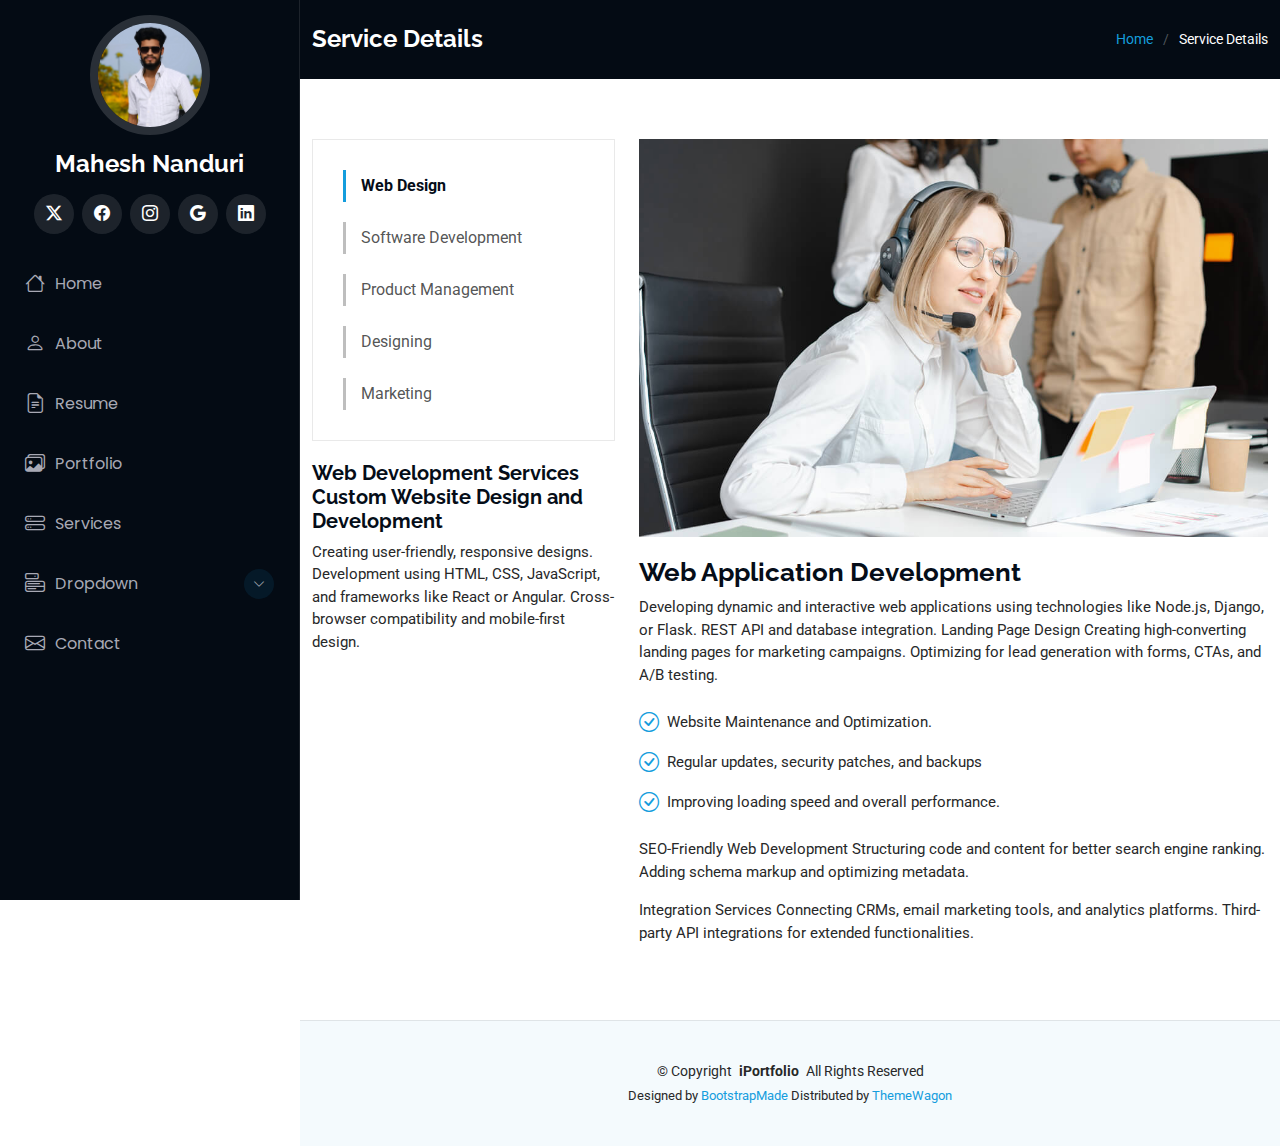
<file: iPortfolio-1.0.0/service-details.html>
<!DOCTYPE html>
<html lang="en">

<head>
  <meta charset="utf-8">
  <meta content="width=device-width, initial-scale=1.0" name="viewport">
  <title>Service Details - iPortfolio Bootstrap Template</title>
  <meta content="" name="description">
  <meta content="" name="keywords">

  <!-- Favicons --><link rel="shortcut icon" type="image/x-icon" href="./assets/img/business.png"><link href="assets/img/favicon.png" rel="icon">
  <link href="assets/img/apple-touch-icon.png" rel="apple-touch-icon">

  <!-- Fonts -->
  <link href="https://fonts.googleapis.com" rel="preconnect">
  <link href="https://fonts.gstatic.com" rel="preconnect" crossorigin>
  <link href="https://fonts.googleapis.com/css2?family=Roboto:ital,wght@0,100;0,300;0,400;0,500;0,700;0,900;1,100;1,300;1,400;1,500;1,700;1,900&family=Poppins:ital,wght@0,100;0,200;0,300;0,400;0,500;0,600;0,700;0,800;0,900;1,100;1,200;1,300;1,400;1,500;1,600;1,700;1,800;1,900&family=Raleway:ital,wght@0,100;0,200;0,300;0,400;0,500;0,600;0,700;0,800;0,900;1,100;1,200;1,300;1,400;1,500;1,600;1,700;1,800;1,900&display=swap" rel="stylesheet">

  <!-- Vendor CSS Files -->
  <link href="assets/vendor/bootstrap/css/bootstrap.min.css" rel="stylesheet">
  <link href="assets/vendor/bootstrap-icons/bootstrap-icons.css" rel="stylesheet">
  <link href="assets/vendor/aos/aos.css" rel="stylesheet">
  <link href="assets/vendor/glightbox/css/glightbox.min.css" rel="stylesheet">
  <link href="assets/vendor/swiper/swiper-bundle.min.css" rel="stylesheet">

  <!-- Main CSS File -->
  <link href="assets/css/main.css" rel="stylesheet">

  <!-- =======================================================
  * Template Name: iPortfolio
  * Template URL: https://bootstrapmade.com/iportfolio-bootstrap-portfolio-websites-template/
  * Updated: Jun 29 2024 with Bootstrap v5.3.3
  * Author: BootstrapMade.com
  * License: https://bootstrapmade.com/license/
  ======================================================== -->
</head>

<body class="service-details-page">

  <header id="header" class="header dark-background d-flex flex-column">
    <i class="header-toggle d-xl-none bi bi-list"></i>

    <div class="profile-img">
      <img src="assets/img/nani.jpg" alt="" class="img-fluid rounded-circle">
    </div>

    <a href="index.html" class="logo d-flex align-items-center justify-content-center">
      <!-- Uncomment the line below if you also wish to use an image logo -->
      <!-- <img src="assets/img/logo.png" alt=""> -->
      <h1 class="sitename">Mahesh Nanduri</h1>
    </a>

    <div class="social-links text-center">
      <a href="#" class="twitter"><i class="bi bi-twitter-x"></i></a>
      <a href="#" class="facebook"><i class="bi bi-facebook"></i></a>
      <a href="#" class="instagram"><i class="bi bi-instagram"></i></a>
      <a href="#" class="google-plus"><i class="bi bi-google"></i></a>
      <a href="#" class="linkedin"><i class="bi bi-linkedin"></i></a>
    </div>

    <nav id="navmenu" class="navmenu">
      <ul>
        <li><a href="#hero"><i class="bi bi-house navicon"></i>Home</a></li>
        <li><a href="#about"><i class="bi bi-person navicon"></i> About</a></li>
        <li><a href="#resume"><i class="bi bi-file-earmark-text navicon"></i> Resume</a></li>
        <li><a href="#portfolio"><i class="bi bi-images navicon"></i> Portfolio</a></li>
        <li><a href="#services"><i class="bi bi-hdd-stack navicon"></i> Services</a></li>
        <li class="dropdown"><a href="#"><i class="bi bi-menu-button navicon"></i> <span>Dropdown</span> <i class="bi bi-chevron-down toggle-dropdown"></i></a>
          <ul>
            <li><a href="#">Dropdown 1</a></li>
            <li class="dropdown"><a href="#"><span>Deep Dropdown</span> <i class="bi bi-chevron-down toggle-dropdown"></i></a>
              <ul>
                <li><a href="#">Deep Dropdown 1</a></li>
                <li><a href="#">Deep Dropdown 2</a></li>
                <li><a href="#">Deep Dropdown 3</a></li>
                <li><a href="#">Deep Dropdown 4</a></li>
                <li><a href="#">Deep Dropdown 5</a></li>
              </ul>
            </li>
            <li><a href="#">Dropdown 2</a></li>
            <li><a href="#">Dropdown 3</a></li>
            <li><a href="#">Dropdown 4</a></li>
          </ul>
        </li>
        <li><a href="#contact"><i class="bi bi-envelope navicon"></i> Contact</a></li>
      </ul>
    </nav>

  </header>

  <main class="main">

    <!-- Page Title -->
    <div class="page-title dark-background">
      <div class="container d-lg-flex justify-content-between align-items-center">
        <h1 class="mb-2 mb-lg-0">Service Details</h1>
        <nav class="breadcrumbs">
          <ol>
            <li><a href="index.html">Home</a></li>
            <li class="current">Service Details</li>
          </ol>
        </nav>
      </div>
    </div><!-- End Page Title -->

    <!-- Service Details Section -->
    <section id="service-details" class="service-details section">

      <div class="container">

        <div class="row gy-4">

          <div class="col-lg-4" data-aos="fade-up" data-aos-delay="100">
            <div class="services-list">
              <a href="#" class="active">Web Design</a>
              <a href="#">Software Development</a>
              <a href="#">Product Management</a>
              <a href="#">Designing</a>
              <a href="#">Marketing</a>
            </div>

            <h4>Web Development Services
              Custom Website Design and Development</h4>
            <p>Creating user-friendly, responsive designs.
              Development using HTML, CSS, JavaScript, and frameworks like React or Angular.
              Cross-browser compatibility and mobile-first design.</p>
          </div>

          <div class="col-lg-8" data-aos="fade-up" data-aos-delay="200">
            <img src="assets/img/services.jpg" alt="" class="img-fluid services-img">
            <h3>Web Application Development</h3>
            <p>Developing dynamic and interactive web applications using technologies like Node.js, Django, or Flask.
              REST API and database integration.
              Landing Page Design
              
              Creating high-converting landing pages for marketing campaigns.
              Optimizing for lead generation with forms, CTAs, and A/B testing.
            </p>
            <ul>
              <li><i class="bi bi-check-circle"></i> <span>Website Maintenance and Optimization.</span></li>
              <li><i class="bi bi-check-circle"></i> <span>Regular updates, security patches, and backups</span></li>
              <li><i class="bi bi-check-circle"></i> <span>Improving loading speed and overall performance.</span></li>
            </ul>
            <p>
              SEO-Friendly Web Development

              Structuring code and content for better search engine ranking.
              Adding schema markup and optimizing metadata.</p>
            <p>
              Integration Services

Connecting CRMs, email marketing tools, and analytics platforms.
Third-party API integrations for extended functionalities.

            </p>
          </div>

        </div>

      </div>

    </section>
    <!-- /Service Details Section -->

  </main>

  <footer id="footer" class="footer position-relative light-background">

    <div class="container">
      <div class="copyright text-center ">
        <p>© <span>Copyright</span> <strong class="px-1 sitename">iPortfolio</strong> <span>All Rights Reserved</span></p>
      </div>
      <div class="credits">
        <!-- All the links in the footer should remain intact. -->
        <!-- You can delete the links only if you've purchased the pro version. -->
        <!-- Licensing information: https://bootstrapmade.com/license/ -->
        <!-- Purchase the pro version with working PHP/AJAX contact form: [buy-url] -->
        Designed by <a href="https://bootstrapmade.com/">BootstrapMade</a> Distributed by <a href="https://themewagon.com">ThemeWagon</a>
      </div>
    </div>

  </footer>

  <!-- Scroll Top -->
  <a href="#" id="scroll-top" class="scroll-top d-flex align-items-center justify-content-center"><i class="bi bi-arrow-up-short"></i></a>

  <!-- Preloader -->
  <div id="preloader"></div>

  <!-- Vendor JS Files -->
  <script src="assets/vendor/bootstrap/js/bootstrap.bundle.min.js"></script>
  <script src="assets/vendor/php-email-form/validate.js"></script>
  <script src="assets/vendor/aos/aos.js"></script>
  <script src="assets/vendor/typed.js/typed.umd.js"></script>
  <script src="assets/vendor/purecounter/purecounter_vanilla.js"></script>
  <script src="assets/vendor/waypoints/noframework.waypoints.js"></script>
  <script src="assets/vendor/glightbox/js/glightbox.min.js"></script>
  <script src="assets/vendor/imagesloaded/imagesloaded.pkgd.min.js"></script>
  <script src="assets/vendor/isotope-layout/isotope.pkgd.min.js"></script>
  <script src="assets/vendor/swiper/swiper-bundle.min.js"></script>

  <!-- Main JS File -->
  <script src="assets/js/main.js"></script>

</body>

</html>
</file>
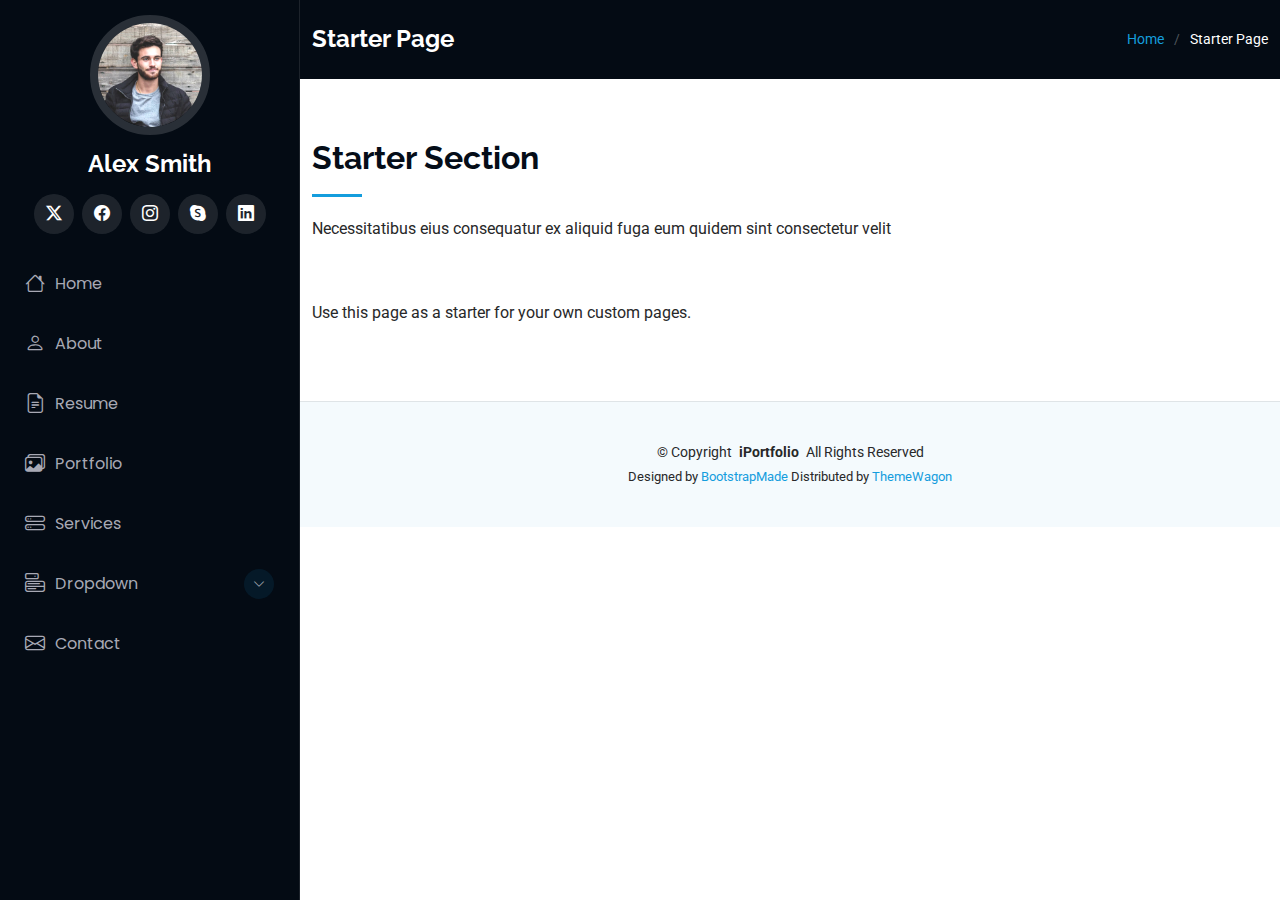
<file: iPortfolio-1.0.0/starter-page.html>
<!DOCTYPE html>
<html lang="en">

<head>
  <meta charset="utf-8">
  <meta content="width=device-width, initial-scale=1.0" name="viewport">
  <title>Starter Page - iPortfolio Bootstrap Template</title>
  <meta content="" name="description">
  <meta content="" name="keywords">

  <!-- Favicons -->
  <link href="assets/img/favicon.png" rel="icon">
  <link href="assets/img/apple-touch-icon.png" rel="apple-touch-icon">

  <!-- Fonts -->
  <link href="https://fonts.googleapis.com" rel="preconnect">
  <link href="https://fonts.gstatic.com" rel="preconnect" crossorigin>
  <link href="https://fonts.googleapis.com/css2?family=Roboto:ital,wght@0,100;0,300;0,400;0,500;0,700;0,900;1,100;1,300;1,400;1,500;1,700;1,900&family=Poppins:ital,wght@0,100;0,200;0,300;0,400;0,500;0,600;0,700;0,800;0,900;1,100;1,200;1,300;1,400;1,500;1,600;1,700;1,800;1,900&family=Raleway:ital,wght@0,100;0,200;0,300;0,400;0,500;0,600;0,700;0,800;0,900;1,100;1,200;1,300;1,400;1,500;1,600;1,700;1,800;1,900&display=swap" rel="stylesheet">

  <!-- Vendor CSS Files -->
  <link href="assets/vendor/bootstrap/css/bootstrap.min.css" rel="stylesheet">
  <link href="assets/vendor/bootstrap-icons/bootstrap-icons.css" rel="stylesheet">
  <link href="assets/vendor/aos/aos.css" rel="stylesheet">
  <link href="assets/vendor/glightbox/css/glightbox.min.css" rel="stylesheet">
  <link href="assets/vendor/swiper/swiper-bundle.min.css" rel="stylesheet">

  <!-- Main CSS File -->
  <link href="assets/css/main.css" rel="stylesheet">

  <!-- =======================================================
  * Template Name: iPortfolio
  * Template URL: https://bootstrapmade.com/iportfolio-bootstrap-portfolio-websites-template/
  * Updated: Jun 29 2024 with Bootstrap v5.3.3
  * Author: BootstrapMade.com
  * License: https://bootstrapmade.com/license/
  ======================================================== -->
</head>

<body class="starter-page-page">

  <header id="header" class="header dark-background d-flex flex-column">
    <i class="header-toggle d-xl-none bi bi-list"></i>

    <div class="profile-img">
      <img src="assets/img/my-profile-img.jpg" alt="" class="img-fluid rounded-circle">
    </div>

    <a href="index.html" class="logo d-flex align-items-center justify-content-center">
      <!-- Uncomment the line below if you also wish to use an image logo -->
      <!-- <img src="assets/img/logo.png" alt=""> -->
      <h1 class="sitename">Alex Smith</h1>
    </a>

    <div class="social-links text-center">
      <a href="#" class="twitter"><i class="bi bi-twitter-x"></i></a>
      <a href="#" class="facebook"><i class="bi bi-facebook"></i></a>
      <a href="#" class="instagram"><i class="bi bi-instagram"></i></a>
      <a href="#" class="google-plus"><i class="bi bi-skype"></i></a>
      <a href="#" class="linkedin"><i class="bi bi-linkedin"></i></a>
    </div>

    <nav id="navmenu" class="navmenu">
      <ul>
        <li><a href="#hero"><i class="bi bi-house navicon"></i>Home</a></li>
        <li><a href="#about"><i class="bi bi-person navicon"></i> About</a></li>
        <li><a href="#resume"><i class="bi bi-file-earmark-text navicon"></i> Resume</a></li>
        <li><a href="#portfolio"><i class="bi bi-images navicon"></i> Portfolio</a></li>
        <li><a href="#services"><i class="bi bi-hdd-stack navicon"></i> Services</a></li>
        <li class="dropdown"><a href="#"><i class="bi bi-menu-button navicon"></i> <span>Dropdown</span> <i class="bi bi-chevron-down toggle-dropdown"></i></a>
          <ul>
            <li><a href="#">Dropdown 1</a></li>
            <li class="dropdown"><a href="#"><span>Deep Dropdown</span> <i class="bi bi-chevron-down toggle-dropdown"></i></a>
              <ul>
                <li><a href="#">Deep Dropdown 1</a></li>
                <li><a href="#">Deep Dropdown 2</a></li>
                <li><a href="#">Deep Dropdown 3</a></li>
                <li><a href="#">Deep Dropdown 4</a></li>
                <li><a href="#">Deep Dropdown 5</a></li>
              </ul>
            </li>
            <li><a href="#">Dropdown 2</a></li>
            <li><a href="#">Dropdown 3</a></li>
            <li><a href="#">Dropdown 4</a></li>
          </ul>
        </li>
        <li><a href="#contact"><i class="bi bi-envelope navicon"></i> Contact</a></li>
      </ul>
    </nav>

  </header>

  <main class="main">

    <!-- Page Title -->
    <div class="page-title dark-background">
      <div class="container d-lg-flex justify-content-between align-items-center">
        <h1 class="mb-2 mb-lg-0">Starter Page</h1>
        <nav class="breadcrumbs">
          <ol>
            <li><a href="index.html">Home</a></li>
            <li class="current">Starter Page</li>
          </ol>
        </nav>
      </div>
    </div><!-- End Page Title -->

    <!-- Starter Section Section -->
    <section id="starter-section" class="starter-section section">

      <!-- Section Title -->
      <div class="container section-title" data-aos="fade-up">
        <h2>Starter Section</h2>
        <p>Necessitatibus eius consequatur ex aliquid fuga eum quidem sint consectetur velit</p>
      </div><!-- End Section Title -->

      <div class="container" data-aos="fade-up">
        <p>Use this page as a starter for your own custom pages.</p>
      </div>

    </section><!-- /Starter Section Section -->

  </main>

  <footer id="footer" class="footer position-relative light-background">

    <div class="container">
      <div class="copyright text-center ">
        <p>© <span>Copyright</span> <strong class="px-1 sitename">iPortfolio</strong> <span>All Rights Reserved</span></p>
      </div>
      <div class="credits">
        <!-- All the links in the footer should remain intact. -->
        <!-- You can delete the links only if you've purchased the pro version. -->
        <!-- Licensing information: https://bootstrapmade.com/license/ -->
        <!-- Purchase the pro version with working PHP/AJAX contact form: [buy-url] -->
        Designed by <a href="https://bootstrapmade.com/">BootstrapMade</a> Distributed by <a href="https://themewagon.com">ThemeWagon</a>
      </div>
    </div>

  </footer>

  <!-- Scroll Top -->
  <a href="#" id="scroll-top" class="scroll-top d-flex align-items-center justify-content-center"><i class="bi bi-arrow-up-short"></i></a>

  <!-- Preloader -->
  <div id="preloader"></div>

  <!-- Vendor JS Files -->
  <script src="assets/vendor/bootstrap/js/bootstrap.bundle.min.js"></script>
  <script src="assets/vendor/php-email-form/validate.js"></script>
  <script src="assets/vendor/aos/aos.js"></script>
  <script src="assets/vendor/typed.js/typed.umd.js"></script>
  <script src="assets/vendor/purecounter/purecounter_vanilla.js"></script>
  <script src="assets/vendor/waypoints/noframework.waypoints.js"></script>
  <script src="assets/vendor/glightbox/js/glightbox.min.js"></script>
  <script src="assets/vendor/imagesloaded/imagesloaded.pkgd.min.js"></script>
  <script src="assets/vendor/isotope-layout/isotope.pkgd.min.js"></script>
  <script src="assets/vendor/swiper/swiper-bundle.min.js"></script>

  <!-- Main JS File -->
  <script src="assets/js/main.js"></script>

</body>

</html>
</file>
<file: iPortfolio-1.0.0/assets/css/main.css>
/**
* Template Name: iPortfolio
* Template URL: https://bootstrapmade.com/iportfolio-bootstrap-portfolio-websites-template/
* Updated: Jun 29 2024 with Bootstrap v5.3.3
* Author: BootstrapMade.com
* License: https://bootstrapmade.com/license/
*/

/*--------------------------------------------------------------
# Font & Color Variables
# Help: https://bootstrapmade.com/color-system/
--------------------------------------------------------------*/
/* Fonts */
:root {
  --default-font: "Roboto",  system-ui, -apple-system, "Segoe UI", Roboto, "Helvetica Neue", Arial, "Noto Sans", "Liberation Sans", sans-serif, "Apple Color Emoji", "Segoe UI Emoji", "Segoe UI Symbol", "Noto Color Emoji";
  --heading-font: "Raleway",  sans-serif;
  --nav-font: "Poppins",  sans-serif;
}

/* Global Colors - The following color variables are used throughout the website. Updating them here will change the color scheme of the entire website */
:root { 
  --background-color: #ffffff; /* Background color for the entire website, including individual sections */
  --default-color: #272829; /* Default color used for the majority of the text content across the entire website */
  --heading-color: #050d18; /* Color for headings, subheadings and title throughout the website */
  --accent-color: #149ddd; /* Accent color that represents your brand on the website. It's used for buttons, links, and other elements that need to stand out */
  --surface-color: #ffffff; /* The surface color is used as a background of boxed elements within sections, such as cards, icon boxes, or other elements that require a visual separation from the global background. */
  --contrast-color: #ffffff; /* Contrast color for text, ensuring readability against backgrounds of accent, heading, or default colors. */
}

/* Nav Menu Colors - The following color variables are used specifically for the navigation menu. They are separate from the global colors to allow for more customization options */
:root {
  --nav-color: #a8a9b4;  /* The default color of the main navmenu links */
  --nav-hover-color: #ffffff; /* Applied to main navmenu links when they are hovered over or active */
  --nav-mobile-background-color: #040b14; /* Used as the background color for mobile navigation menu */
  --nav-dropdown-background-color: #040b14; /* Used as the background color for dropdown items that appear when hovering over primary navigation items */
  --nav-dropdown-color: #a8a9b4; /* Used for navigation links of the dropdown items in the navigation menu. */
  --nav-dropdown-hover-color: #ffffff; /* Similar to --nav-hover-color, this color is applied to dropdown navigation links when they are hovered over. */
}

/* Color Presets - These classes override global colors when applied to any section or element, providing reuse of the sam color scheme. */

.light-background {
  --background-color: #f4fafd;
  --surface-color: #ffffff;
}

.dark-background {
  --background-color: #040b14;
  --default-color: #ffffff;
  --heading-color: #ffffff;
  --surface-color: #151f2b;
  --contrast-color: #ffffff;
}

/* Smooth scroll */
:root {
  scroll-behavior: smooth;
}

/*--------------------------------------------------------------
# General Styling & Shared Classes
--------------------------------------------------------------*/
body {
  color: var(--default-color);
  background-color: var(--background-color);
  font-family: var(--default-font);
}

a {
  color: var(--accent-color);
  text-decoration: none;
  transition: 0.3s;
}

a:hover {
  color: color-mix(in srgb, var(--accent-color), transparent 25%);
  text-decoration: none;
}

h1,
h2,
h3,
h4,
h5,
h6 {
  color: var(--heading-color);
  font-family: var(--heading-font);
}

/* PHP Email Form Messages
------------------------------*/
.php-email-form .error-message {
  display: none;
  background: #df1529;
  color: #ffffff;
  text-align: left;
  padding: 15px;
  margin-bottom: 24px;
  font-weight: 600;
}

.php-email-form .sent-message {
  display: none;
  color: #ffffff;
  background: #059652;
  text-align: center;
  padding: 15px;
  margin-bottom: 24px;
  font-weight: 600;
}

.php-email-form .loading {
  display: none;
  background: var(--surface-color);
  text-align: center;
  padding: 15px;
  margin-bottom: 24px;
}

.php-email-form .loading:before {
  content: "";
  display: inline-block;
  border-radius: 50%;
  width: 24px;
  height: 24px;
  margin: 0 10px -6px 0;
  border: 3px solid var(--accent-color);
  border-top-color: var(--surface-color);
  animation: php-email-form-loading 1s linear infinite;
}

@keyframes php-email-form-loading {
  0% {
    transform: rotate(0deg);
  }

  100% {
    transform: rotate(360deg);
  }
}

/*--------------------------------------------------------------
# Global Header
--------------------------------------------------------------*/
.header {
  color: var(--default-color);
  background-color: var(--background-color);
  position: fixed;
  top: 0;
  left: 0;
  bottom: 0;
  padding: 0 15px;
  width: 300px;
  transition: all ease-in-out 0.3s;
  overflow-y: auto;
  z-index: 997;
  border-right: 1px solid color-mix(in srgb, var(--default-color), transparent 90%);
}

.header .profile-img img {
  margin: 15px auto;
  display: block;
  width: 120px;
  border: 8px solid color-mix(in srgb, var(--default-color), transparent 85%);
}

.header .logo {
  line-height: 1;
  margin-bottom: 15px;
}

.header .logo img {
  max-height: 32px;
  margin-right: 8px;
}

.header .logo h1 {
  font-size: 24px;
  margin: 0;
  font-weight: 700;
  color: var(--heading-color);
}

.header .social-links {
  margin: 0 0 20px 0;
}

.header .social-links a {
  font-size: 16px;
  display: inline-flex;
  align-items: center;
  justify-content: center;
  background: color-mix(in srgb, var(--default-color), transparent 90%);
  color: var(--default-color);
  margin: 0 2px;
  border-radius: 50%;
  text-align: center;
  width: 40px;
  height: 40px;
  transition: 0.3s;
}

.header .social-links a:hover {
  color: var(--contrast-color);
  background: var(--accent-color);
}

@media (min-width: 1200px) {

  .header~main,
  .header~#footer {
    margin-left: 300px;
  }
}

@media (max-width: 1199px) {
  .header {
    left: -100%;
  }
}

.header.header-show {
  left: 0;
}

.header .header-toggle {
  color: var(--contrast-color);
  background-color: var(--accent-color);
  font-size: 22px;
  display: flex;
  align-items: center;
  justify-content: center;
  width: 40px;
  height: 40px;
  border-radius: 50%;
  cursor: pointer;
  position: fixed;
  top: 15px;
  right: 15px;
  z-index: 9999;
  transition: background-color 0.3s;
}

.header .header-toggle:hover {
  color: var(--contrast-color);
  background-color: color-mix(in srgb, var(--accent-color) 90%, white 15%);
}

/*--------------------------------------------------------------
# Navigation Menu
--------------------------------------------------------------*/
.mobile-nav-toggle {
  display: none;
}

.navmenu {
  padding: 0;
  z-index: 9997;
}

.navmenu ul {
  list-style: none;
  padding: 0 0 20px 0;
  margin: 0;
}

.navmenu a,
.navmenu a:focus {
  color: var(--nav-color);
  padding: 15px 10px;
  font-family: var(--nav-font);
  font-size: 16px;
  font-weight: 400;
  display: flex;
  align-items: center;
  white-space: nowrap;
  transition: 0.3s;
  width: 100%;
}

.navmenu a .navicon,
.navmenu a:focus .navicon {
  font-size: 20px;
  margin-right: 10px;
}

.navmenu a .toggle-dropdown,
.navmenu a:focus .toggle-dropdown {
  font-size: 12px;
  line-height: 0;
  margin-left: auto;
  width: 30px;
  height: 30px;
  display: flex;
  align-items: center;
  justify-content: center;
  border-radius: 50%;
  transition: 0.3s;
  flex-shrink: 0;
  background-color: color-mix(in srgb, var(--accent-color), transparent 90%);
}

.navmenu a .toggle-dropdown:hover,
.navmenu a:focus .toggle-dropdown:hover {
  background-color: var(--accent-color);
  color: var(--contrast-color);
}

.navmenu a:hover,
.navmenu .active,
.navmenu .active:focus {
  color: var(--nav-hover-color);
}

.navmenu a:hover .navicon,
.navmenu .active .navicon,
.navmenu .active:focus .navicon {
  color: var(--accent-color);
}

.navmenu .active .toggle-dropdown,
.navmenu .active:focus .toggle-dropdown {
  background-color: var(--accent-color);
  color: var(--contrast-color);
  transform: rotate(180deg);
}

.navmenu .dropdown {
  display: block;
}

.navmenu .dropdown a,
.navmenu .dropdown a:focus {
  color: --nav-dropdown-color;
}

.navmenu .dropdown a:hover,
.navmenu .dropdown .active,
.navmenu .dropdown .active:focus {
  color: var(--nav-dropdown-hover-color);
}

.navmenu .dropdown ul {
  position: static;
  display: none;
  z-index: 99;
  padding: 5px 10px;
  margin: 5px 10px;
  background-color: var(--nav-dropdown-background-color);
  border: 1px solid color-mix(in srgb, var(--default-color), transparent 90%);
  box-shadow: none;
  transition: all 0.5s ease-in-out;
}

.navmenu .dropdown ul ul {
  background-color: rgba(33, 37, 41, 0.1);
}

.navmenu .dropdown>.dropdown-active {
  display: block;
  background-color: rgba(33, 37, 41, 0.03);
}

/*--------------------------------------------------------------
# Global Footer
--------------------------------------------------------------*/
.footer {
  color: var(--default-color);
  background-color: var(--background-color);
  font-size: 14px;
  padding: 40px 0;
  position: relative;
  border-top: 1px solid color-mix(in srgb, var(--default-color), transparent 90%);
}

.footer .copyright p {
  margin-bottom: 0;
}

.footer .credits {
  margin-top: 4px;
  font-size: 13px;
  text-align: center;
}

/*--------------------------------------------------------------
# Preloader
--------------------------------------------------------------*/
#preloader {
  position: fixed;
  inset: 0;
  z-index: 999999;
  overflow: hidden;
  background: var(--background-color);
  transition: all 0.6s ease-out;
}

#preloader:before {
  content: "";
  position: fixed;
  top: calc(50% - 30px);
  left: calc(50% - 30px);
  border: 6px solid #ffffff;
  border-color: var(--accent-color) transparent var(--accent-color) transparent;
  border-radius: 50%;
  width: 60px;
  height: 60px;
  animation: animate-preloader 1.5s linear infinite;
}

@keyframes animate-preloader {
  0% {
    transform: rotate(0deg);
  }

  100% {
    transform: rotate(360deg);
  }
}

/*--------------------------------------------------------------
# Scroll Top Button
--------------------------------------------------------------*/
.scroll-top {
  position: fixed;
  visibility: hidden;
  opacity: 0;
  right: 15px;
  bottom: -15px;
  z-index: 99999;
  background-color: var(--accent-color);
  width: 44px;
  height: 44px;
  border-radius: 50px;
  transition: all 0.4s;
}

.scroll-top i {
  font-size: 24px;
  color: var(--contrast-color);
  line-height: 0;
}

.scroll-top:hover {
  background-color: color-mix(in srgb, var(--accent-color), transparent 20%);
  color: var(--contrast-color);
}

.scroll-top.active {
  visibility: visible;
  opacity: 1;
  bottom: 15px;
}

/*--------------------------------------------------------------
# Disable aos animation delay on mobile devices
--------------------------------------------------------------*/
@media screen and (max-width: 768px) {
  [data-aos-delay] {
    transition-delay: 0 !important;
  }
}

/*--------------------------------------------------------------
# Global Page Titles & Breadcrumbs
--------------------------------------------------------------*/
.page-title {
  color: var(--default-color);
  background-color: var(--background-color);
  padding: 25px 0;
  position: relative;
}

.page-title h1 {
  font-size: 24px;
  font-weight: 700;
}

.page-title .breadcrumbs ol {
  display: flex;
  flex-wrap: wrap;
  list-style: none;
  padding: 0;
  margin: 0;
  font-size: 14px;
  font-weight: 400;
}

.page-title .breadcrumbs ol li+li {
  padding-left: 10px;
}

.page-title .breadcrumbs ol li+li::before {
  content: "/";
  display: inline-block;
  padding-right: 10px;
  color: color-mix(in srgb, var(--default-color), transparent 70%);
}

/*--------------------------------------------------------------
# Global Sections
--------------------------------------------------------------*/
section,
.section {
  color: var(--default-color);
  background-color: var(--background-color);
  padding: 60px 0;
  overflow: clip;
}

/*--------------------------------------------------------------
# Global Section Titles
--------------------------------------------------------------*/
.section-title {
  padding-bottom: 60px;
  position: relative;
}

.section-title h2 {
  font-size: 32px;
  font-weight: 700;
  margin-bottom: 20px;
  padding-bottom: 20px;
  position: relative;
}

.section-title h2:after {
  content: "";
  position: absolute;
  display: block;
  width: 50px;
  height: 3px;
  background: var(--accent-color);
  left: 0;
  bottom: 0;
}

.section-title p {
  margin-bottom: 0;
}

/*--------------------------------------------------------------
# Hero Section
--------------------------------------------------------------*/
.hero {
  width: 100%;
  min-height: 100vh;
  position: relative;
  padding: 80px 0;
  display: flex;
  align-items: center;
  justify-content: center;
}

.hero img {
  position: absolute;
  inset: 0;
  display: block;
  width: 100%;
  height: 160%;
  object-fit: cover;
  z-index: 1;
}

.hero:before {
  content: "";
  background: color-mix(in srgb, var(--background-color), transparent 70%);
  position: absolute;
  inset: 0;
  z-index: 2;
}

.hero .container {
  position: relative;
  z-index: 3;
}

.hero h2 {
  margin: 0;
  font-size: 50px;
  font-weight: 700;
}

.hero p {
  margin: 5px 0 0 0;
  font-size: 26px;
}

.hero p span {
  letter-spacing: 1px;
  border-bottom: 2px solid var(--accent-color);
}

.hero .social-links {
  margin-top: 25px;
}

.hero .social-links a {
  font-size: 24px;
  display: inline-block;
  color: color-mix(in srgb, var(--default-color), transparent 50%);
  line-height: 1;
  margin-right: 20px;
  transition: 0.3s;
}

.hero .social-links a:hover {
  color: var(--accent-color);
}

@media (max-width: 768px) {
  .hero h2 {
    font-size: 32px;
  }

  .hero p {
    font-size: 20px;
  }
}

/*--------------------------------------------------------------
# About Section
--------------------------------------------------------------*/
.about .content h2 {
  font-weight: 700;
  font-size: 24px;
}

.about .content ul {
  list-style: none;
  padding: 0;
}

.about .content ul li {
  margin-bottom: 20px;
  display: flex;
  align-items: center;
}

.about .content ul strong {
  margin-right: 10px;
}

.about .content ul i {
  font-size: 16px;
  margin-right: 5px;
  color: var(--accent-color);
  line-height: 0;
}

/*--------------------------------------------------------------
# Stats Section
--------------------------------------------------------------*/
.stats .stats-item {
  padding: 30px;
  width: 100%;
}

.stats .stats-item i {
  color: var(--accent-color);
  display: block;
  font-size: 44px;
  float: left;
  line-height: 0;
}

.stats .stats-item .purecounter {
  color: var(--heading-color);
  font-size: 48px;
  line-height: 40px;
  display: block;
  font-weight: 700;
  margin-left: 60px;
}

.stats .stats-item p {
  color: color-mix(in srgb, var(--default-color), transparent 40%);
  padding: 15px 0 0 0;
  margin: 0 0 0 60px;
  font-family: var(--heading-font);
  font-size: 14px;
}

/*--------------------------------------------------------------
# Skills Section
--------------------------------------------------------------*/
.skills .progress {
  height: 60px;
  display: block;
  background: none;
  border-radius: 0;
}

.skills .progress .skill {
  color: var(--heading-color);
  padding: 0;
  margin: 0 0 6px 0;
  text-transform: uppercase;
  display: block;
  font-weight: 600;
  font-family: var(--heading-font);
}

.skills .progress .skill .val {
  float: right;
  font-style: normal;
}

.skills .progress-bar-wrap {
  background: color-mix(in srgb, var(--default-color), transparent 90%);
  height: 10px;
}

.skills .progress-bar {
  width: 1px;
  height: 10px;
  transition: 0.9s;
  background-color: var(--accent-color);
}

/*--------------------------------------------------------------
# Resume Section
--------------------------------------------------------------*/
.resume .resume-title {
  color: var(--heading-color);
  font-size: 26px;
  font-weight: 700;
  margin-top: 20px;
  margin-bottom: 20px;
}

.resume .resume-item {
  padding: 0 0 20px 20px;
  margin-top: -2px;
  border-left: 2px solid var(--accent-color);
  position: relative;
}

.resume .resume-item h4 {
  line-height: 18px;
  font-size: 18px;
  font-weight: 600;
  text-transform: uppercase;
  color: color-mix(in srgb, var(--default-color), transparent 20%);
  margin-bottom: 10px;
}

.resume .resume-item h5 {
  font-size: 16px;
  padding: 5px 15px;
  display: inline-block;
  font-weight: 600;
  margin-bottom: 10px;
}

.resume .resume-item ul {
  padding-left: 20px;
}

.resume .resume-item ul li {
  padding-bottom: 10px;
}

.resume .resume-item:last-child {
  padding-bottom: 0;
}

.resume .resume-item::before {
  content: "";
  position: absolute;
  width: 16px;
  height: 16px;
  border-radius: 50px;
  left: -9px;
  top: 0;
  background: var(--background-color);
  border: 2px solid var(--accent-color);
}

/*--------------------------------------------------------------
# Portfolio Section
--------------------------------------------------------------*/
.portfolio .portfolio-filters {
  padding: 0;
  margin: 0 auto 20px auto;
  list-style: none;
  text-align: center;
}

.portfolio .portfolio-filters li {
  cursor: pointer;
  display: inline-block;
  padding: 0;
  font-size: 14px;
  font-weight: 400;
  margin: 0 10px;
  line-height: 1;
  text-transform: uppercase;
  margin-bottom: 10px;
  transition: all 0.3s ease-in-out;
}

.portfolio .portfolio-filters li:hover,
.portfolio .portfolio-filters li.filter-active {
  color: var(--accent-color);
}

.portfolio .portfolio-filters li:first-child {
  margin-left: 0;
}

.portfolio .portfolio-filters li:last-child {
  margin-right: 0;
}

@media (max-width: 575px) {
  .portfolio .portfolio-filters li {
    font-size: 14px;
    margin: 0 5px;
  }
}

.portfolio .portfolio-content {
  position: relative;
  overflow: hidden;
}

.portfolio .portfolio-content img {
  transition: 0.3s;
}

.portfolio .portfolio-content .portfolio-info {
  opacity: 0;
  position: absolute;
  inset: 0;
  z-index: 3;
  transition: all ease-in-out 0.3s;
  background: rgba(0, 0, 0, 0.6);
  padding: 15px;
}

.portfolio .portfolio-content .portfolio-info h4 {
  font-size: 14px;
  padding: 5px 10px;
  font-weight: 400;
  color: #ffffff;
  display: inline-block;
  background-color: var(--accent-color);
}

.portfolio .portfolio-content .portfolio-info p {
  position: absolute;
  bottom: 10px;
  text-align: center;
  display: inline-block;
  left: 0;
  right: 0;
  font-size: 16px;
  font-weight: 600;
  color: rgba(255, 255, 255, 0.8);
}

.portfolio .portfolio-content .portfolio-info .preview-link,
.portfolio .portfolio-content .portfolio-info .details-link {
  position: absolute;
  left: calc(50% - 40px);
  font-size: 26px;
  top: calc(50% - 14px);
  color: #fff;
  transition: 0.3s;
  line-height: 1.2;
}

.portfolio .portfolio-content .portfolio-info .preview-link:hover,
.portfolio .portfolio-content .portfolio-info .details-link:hover {
  color: var(--accent-color);
}

.portfolio .portfolio-content .portfolio-info .details-link {
  left: 50%;
  font-size: 34px;
  line-height: 0;
}

.portfolio .portfolio-content:hover .portfolio-info {
  opacity: 1;
}

.portfolio .portfolio-content:hover img {
  transform: scale(1.1);
}

/*--------------------------------------------------------------
# Services Section
--------------------------------------------------------------*/
.services .service-item {
  position: relative;
}

.services .service-item .icon {
  background: var(--accent-color);
  display: flex;
  align-items: center;
  justify-content: center;
  width: 54px;
  height: 54px;
  border-radius: 50%;
  transition: 0.5s;
  border: 1px solid var(--accent-color);
  margin-right: 20px;
}

.services .service-item .icon i {
  color: var(--contrast-color);
  font-size: 24px;
  line-height: 0;
}

.services .service-item:hover .icon {
  background: var(--surface-color);
}

.services .service-item:hover .icon i {
  color: var(--accent-color);
}

.services .service-item .title {
  font-weight: 700;
  margin-bottom: 15px;
  font-size: 18px;
}

.services .service-item .title a {
  color: var(--heading-color);
}

.services .service-item .title a:hover {
  color: var(--accent-color);
}

.services .service-item .description {
  line-height: 24px;
  font-size: 14px;
}

/*--------------------------------------------------------------
# Testimonials Section
--------------------------------------------------------------*/
.testimonials .testimonials-carousel,
.testimonials .testimonials-slider {
  overflow: hidden;
}

.testimonials .testimonial-item {
  box-sizing: content-box;
  text-align: center;
  min-height: 320px;
}

.testimonials .testimonial-item .testimonial-img {
  width: 90px;
  border-radius: 50%;
  margin: 0 auto;
}

.testimonials .testimonial-item h3 {
  font-size: 18px;
  font-weight: bold;
  margin: 10px 0 5px 0;
}

.testimonials .testimonial-item h4 {
  font-size: 14px;
  color: color-mix(in srgb, var(--default-color), transparent 20%);
  margin: 0;
}

.testimonials .testimonial-item .quote-icon-left,
.testimonials .testimonial-item .quote-icon-right {
  color: color-mix(in srgb, var(--accent-color), transparent 40%);
  font-size: 26px;
  line-height: 0;
}

.testimonials .testimonial-item .quote-icon-left {
  display: inline-block;
  left: -5px;
  position: relative;
}

.testimonials .testimonial-item .quote-icon-right {
  display: inline-block;
  right: -5px;
  position: relative;
  top: 10px;
  transform: scale(-1, -1);
}

.testimonials .testimonial-item p {
  font-style: italic;
  margin: 0 15px 15px 15px;
  padding: 20px;
  background-color: var(--surface-color);
  position: relative;
  margin-bottom: 35px;
  border-radius: 6px;
  box-shadow: 0px 2px 15px rgba(0, 0, 0, 0.1);
}

.testimonials .testimonial-item p::after {
  content: "";
  width: 0;
  height: 0;
  border-top: 20px solid var(--surface-color);
  border-right: 20px solid transparent;
  border-left: 20px solid transparent;
  position: absolute;
  bottom: -20px;
  left: calc(50% - 20px);
}

.testimonials .swiper-wrapper {
  height: auto;
}

.testimonials .swiper-pagination {
  margin-top: 40px;
  position: relative;
}

.testimonials .swiper-pagination .swiper-pagination-bullet {
  width: 12px;
  height: 12px;
  background-color: var(--background-color);
  opacity: 1;
  border: 1px solid var(--accent-color);
}

.testimonials .swiper-pagination .swiper-pagination-bullet-active {
  background-color: var(--accent-color);
}

/*--------------------------------------------------------------
# Contact Section
--------------------------------------------------------------*/
.contact .info-wrap {
  background-color: var(--surface-color);
  box-shadow: 0px 0px 20px rgba(0, 0, 0, 0.1);
  padding: 30px;
}

@media (max-width: 575px) {
  .contact .info-wrap {
    padding: 20px;
  }
}

.contact .info-item {
  margin-bottom: 40px;
}

.contact .info-item i {
  font-size: 20px;
  color: var(--accent-color);
  background: color-mix(in srgb, var(--accent-color), transparent 92%);
  width: 44px;
  height: 44px;
  display: flex;
  justify-content: center;
  align-items: center;
  border-radius: 50px;
  transition: all 0.3s ease-in-out;
  margin-right: 15px;
}

.contact .info-item h3 {
  padding: 0;
  font-size: 18px;
  font-weight: 700;
  margin-bottom: 5px;
}

.contact .info-item p {
  padding: 0;
  margin-bottom: 0;
  font-size: 14px;
}

.contact .info-item:hover i {
  background: var(--accent-color);
  color: var(--contrast-color);
}

.contact .php-email-form {
  background-color: var(--surface-color);
  height: 100%;
  padding: 30px;
  box-shadow: 0px 0px 20px rgba(0, 0, 0, 0.1);
}

@media (max-width: 575px) {
  .contact .php-email-form {
    padding: 20px;
  }
}

.contact .php-email-form input[type=text],
.contact .php-email-form input[type=email],
.contact .php-email-form textarea {
  font-size: 14px;
  padding: 10px 15px;
  box-shadow: none;
  border-radius: 0;
  color: var(--default-color);
  background-color: var(--surface-color);
  border-color: color-mix(in srgb, var(--default-color), transparent 80%);
}

.contact .php-email-form input[type=text]:focus,
.contact .php-email-form input[type=email]:focus,
.contact .php-email-form textarea:focus {
  border-color: var(--accent-color);
}

.contact .php-email-form input[type=text]::placeholder,
.contact .php-email-form input[type=email]::placeholder,
.contact .php-email-form textarea::placeholder {
  color: color-mix(in srgb, var(--default-color), transparent 70%);
}

.contact .php-email-form button[type=submit] {
  color: var(--contrast-color);
  background: var(--accent-color);
  border: 0;
  padding: 10px 30px;
  transition: 0.4s;
  border-radius: 50px;
}

.contact .php-email-form button[type=submit]:hover {
  background: color-mix(in srgb, var(--accent-color), transparent 25%);
}

/*--------------------------------------------------------------
# Portfolio Details Section
--------------------------------------------------------------*/
.portfolio-details .portfolio-details-slider img {
  width: 100%;
}

.portfolio-details .portfolio-details-slider .swiper-pagination {
  margin-top: 20px;
  position: relative;
}

.portfolio-details .portfolio-details-slider .swiper-pagination .swiper-pagination-bullet {
  width: 12px;
  height: 12px;
  background-color: color-mix(in srgb, var(--default-color), transparent 85%);
  opacity: 1;
}

.portfolio-details .portfolio-details-slider .swiper-pagination .swiper-pagination-bullet-active {
  background-color: var(--accent-color);
}

.portfolio-details .portfolio-info {
  padding: 30px;
  box-shadow: 0px 0 30px rgba(0, 0, 0, 0.1);
}

.portfolio-details .portfolio-info h3 {
  font-size: 22px;
  font-weight: 700;
  margin-bottom: 20px;
  padding-bottom: 20px;
  border-bottom: 1px solid color-mix(in srgb, var(--default-color), transparent 85%);
}

.portfolio-details .portfolio-info ul {
  list-style: none;
  padding: 0;
  font-size: 15px;
}

.portfolio-details .portfolio-info ul li+li {
  margin-top: 10px;
}

.portfolio-details .portfolio-description {
  padding-top: 30px;
}

.portfolio-details .portfolio-description h2 {
  font-size: 26px;
  font-weight: 700;
  margin-bottom: 20px;
}

.portfolio-details .portfolio-description p {
  padding: 0;
  color: color-mix(in srgb, var(--default-color), transparent 30%);
}

/*--------------------------------------------------------------
# Service Details Section
--------------------------------------------------------------*/
.service-details .services-list {
  padding: 10px 30px;
  border: 1px solid color-mix(in srgb, var(--default-color), transparent 90%);
  margin-bottom: 20px;
}

.service-details .services-list a {
  display: block;
  line-height: 1;
  padding: 8px 0 8px 15px;
  border-left: 3px solid color-mix(in srgb, var(--default-color), transparent 70%);
  margin: 20px 0;
  color: color-mix(in srgb, var(--default-color), transparent 20%);
  transition: 0.3s;
}

.service-details .services-list a.active {
  color: var(--heading-color);
  font-weight: 700;
  border-color: var(--accent-color);
}

.service-details .services-list a:hover {
  border-color: var(--accent-color);
}

.service-details .services-img {
  margin-bottom: 20px;
}

.service-details h3 {
  font-size: 26px;
  font-weight: 700;
}

.service-details h4 {
  font-size: 20px;
  font-weight: 700;
}

.service-details p {
  font-size: 15px;
}

.service-details ul {
  list-style: none;
  padding: 0;
  font-size: 15px;
}

.service-details ul li {
  padding: 5px 0;
  display: flex;
  align-items: center;
}

.service-details ul i {
  font-size: 20px;
  margin-right: 8px;
  color: var(--accent-color);
}

/*--------------------------------------------------------------
# Starter Section Section
--------------------------------------------------------------*/
.starter-section {
  /* Add your styles here */
}
</file>
